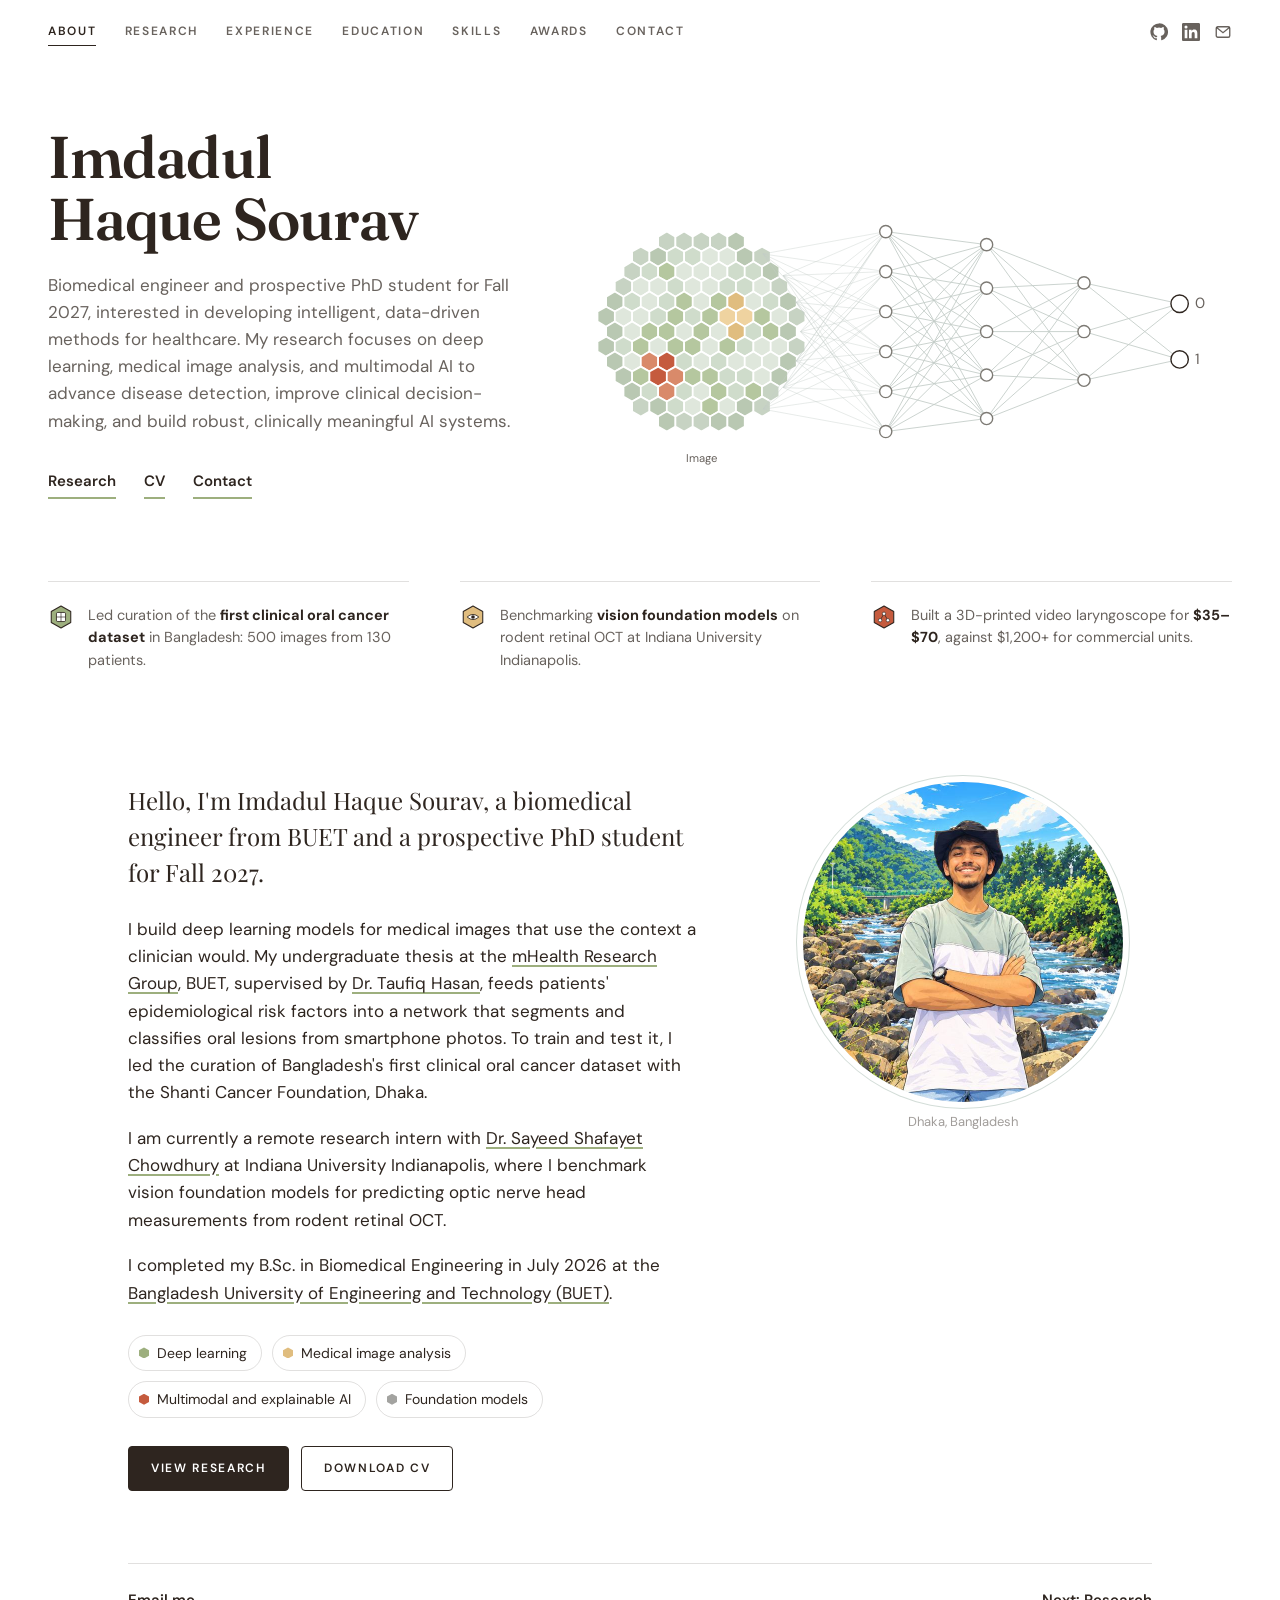
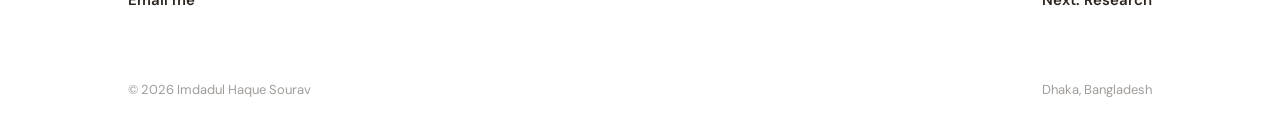
<file: index.html>
<!doctype html>
<html lang="en">
<head>
<meta charset="utf-8">
<meta name="viewport" content="width=device-width, initial-scale=1">
<title>Imdadul Haque Sourav · Prospective PhD Student</title>
<meta name="description" content="Imdadul Haque Sourav, biomedical engineer (BUET) and prospective PhD student for Fall 2027, working on deep learning for medical image analysis, multimodal and explainable AI, and foundation models.">
<meta name="author" content="Imdadul Haque Sourav">
<meta name="theme-color" content="#ffffff">
<link rel="canonical" href="https://imdadulsourav.github.io/">
<meta property="og:title" content="Imdadul Haque Sourav · Prospective PhD Student">
<meta property="og:description" content="Imdadul Haque Sourav, biomedical engineer (BUET) and prospective PhD student for Fall 2027, working on deep learning for medical image analysis, multimodal and explainable AI, and foundation models.">
<meta property="og:type" content="website">
<meta property="og:url" content="https://imdadulsourav.github.io/">
<link rel="icon" href="assets/img/favicon.svg" type="image/svg+xml">
<link rel="preconnect" href="https://fonts.googleapis.com">
<link rel="preconnect" href="https://fonts.gstatic.com" crossorigin>
<link href="https://fonts.googleapis.com/css2?family=Fraunces:opsz,wght@9..144,500;9..144,600&family=DM+Sans:ital,opsz,wght@0,9..40,400;0,9..40,600;0,9..40,700;1,9..40,400&family=Playfair+Display:wght@400;500&display=swap" rel="stylesheet">
<link rel="stylesheet" href="assets/css/style.css">
</head>
<body class="home">
<a class="skip" href="#main">Skip to content</a>
<header class="site-header">
  <a class="brand" href="">Imdadul Haque Sourav</a>
  <button class="menu-btn" aria-expanded="false" aria-controls="nav">Menu</button>
  <nav class="nav" id="nav" aria-label="Main"><a href="" aria-current="page">About</a><a href="research/">Research</a><a href="experience/">Experience</a><a href="education/">Education</a><a href="skills/">Skills</a><a href="awards/">Awards</a><a href="contact/">Contact</a></nav>
  <div class="social">
    <a href="https://github.com/sourav042" aria-label="GitHub"><svg viewBox="0 0 24 24" fill="currentColor" aria-hidden="true"><path d="M12 .5a11.5 11.5 0 0 0-3.64 22.41c.58.1.79-.25.79-.56v-2c-3.2.7-3.88-1.37-3.88-1.37-.53-1.34-1.29-1.7-1.29-1.7-1.05-.72.08-.7.08-.7 1.16.08 1.77 1.19 1.77 1.19 1.03 1.77 2.71 1.26 3.37.96.1-.75.4-1.26.73-1.55-2.56-.29-5.25-1.28-5.25-5.69 0-1.26.45-2.29 1.19-3.1-.12-.29-.52-1.46.11-3.05 0 0 .97-.31 3.17 1.18a11 11 0 0 1 5.77 0c2.2-1.49 3.17-1.18 3.17-1.18.63 1.59.23 2.76.11 3.05.74.81 1.19 1.84 1.19 3.1 0 4.42-2.7 5.39-5.27 5.68.41.36.78 1.06.78 2.14v3.17c0 .31.21.67.8.56A11.5 11.5 0 0 0 12 .5Z"/></svg></a>
    <a href="https://www.linkedin.com/in/imdadul-haque-sourav42/" aria-label="LinkedIn"><svg viewBox="0 0 24 24" fill="currentColor" aria-hidden="true"><path d="M20.45 20.45h-3.56v-5.57c0-1.33-.02-3.04-1.85-3.04-1.85 0-2.14 1.45-2.14 2.94v5.67H9.35V9h3.41v1.56h.05c.48-.9 1.64-1.85 3.37-1.85 3.6 0 4.27 2.37 4.27 5.46v6.28ZM5.34 7.43a2.06 2.06 0 1 1 0-4.13 2.06 2.06 0 0 1 0 4.13ZM7.12 20.45H3.56V9h3.56v11.45ZM22.22 0H1.77C.79 0 0 .77 0 1.73v20.54C0 23.23.79 24 1.77 24h20.45c.98 0 1.78-.77 1.78-1.73V1.73C24 .77 23.2 0 22.22 0Z"/></svg></a>
    <a href="mailto:imdadulhaquesourav@gmail.com" aria-label="Email"><svg viewBox="0 0 24 24" fill="none" stroke="currentColor" stroke-width="1.8" aria-hidden="true"><rect x="3" y="5" width="18" height="14" rx="2"/><path d="m3.5 6 8.5 7 8.5-7"/></svg></a>
  </div>
</header>

<main id="main">
<section class="hero" aria-label="Introduction">
  <div class="hero-left">
    <h1 class="hero-title reveal d1">Imdadul Haque Sourav</h1>
    <p class="hero-sub reveal d2">Biomedical engineer and prospective PhD student for Fall 2027, interested in developing intelligent, data-driven methods for healthcare. My research focuses on deep learning, medical image analysis, and multimodal AI to advance disease detection, improve clinical decision-making, and build robust, clinically meaningful AI systems.</p>
    <nav class="hero-links reveal d3" aria-label="Quick links">
      <a href="research/">Research</a>
      <a href="files/Imdadul_Haque_Sourav_CV.pdf">CV</a>
      <a href="contact/">Contact</a>
    </nav>
  </div>
  <figure class="diagram" style="margin:0">
    <div id="stage" class="stage"></div>
  </figure>
</section>

<section class="highlights" aria-label="Highlights">
  <p class="hl"><svg viewBox="0 0 40 40" aria-hidden="true"><path d="M20 3 35 11.5v17L20 37 5 28.5v-17Z" fill="#9daf7e" stroke="#2e251f" stroke-width="1.6" stroke-linejoin="round"/><rect x="13" y="13" width="14" height="14" rx="2" fill="#fff" stroke="#2e251f" stroke-width="1.3"/><path d="M13 20h14M20 13v14" stroke="#2e251f" stroke-width="1"/></svg><span>Led curation of the <strong>first clinical oral cancer dataset</strong> in Bangladesh: 500 images from 130 patients.</span></p>
  <p class="hl"><svg viewBox="0 0 40 40" aria-hidden="true"><path d="M20 3 35 11.5v17L20 37 5 28.5v-17Z" fill="#e0bd7f" stroke="#2e251f" stroke-width="1.6" stroke-linejoin="round"/><path d="M11 20q9-8 18 0-9 8-18 0Z" fill="#fff" stroke="#2e251f" stroke-width="1.3"/><circle cx="20" cy="20" r="2.8" fill="#2e251f"/></svg><span>Benchmarking <strong>vision foundation models</strong> on rodent retinal OCT at Indiana University Indianapolis.</span></p>
  <p class="hl"><svg viewBox="0 0 40 40" aria-hidden="true"><path d="M20 3 35 11.5v17L20 37 5 28.5v-17Z" fill="#c55b3e" stroke="#2e251f" stroke-width="1.6" stroke-linejoin="round"/><path d="M14 25 20 15l6 10" fill="none" stroke="#2e251f" stroke-width="1.1"/><circle cx="20" cy="15" r="2.6" fill="#fff" stroke="#2e251f"/><circle cx="14" cy="25" r="2.6" fill="#fff" stroke="#2e251f"/><circle cx="26" cy="25" r="2.6" fill="#fff" stroke="#2e251f"/></svg><span>Built a 3D-printed video laryngoscope for <strong>$35–$70</strong>, against $1,200+ for commercial units.</span></p>
</section>

<section class="page" id="about" style="padding: clamp(48px,8vw,104px) var(--gutter) 40px; max-width:1120px; margin:0 auto;">
  <div class="about">
    <div>
      <div class="prose">
        <p>Hello, I'm Imdadul Haque Sourav, a biomedical engineer from BUET and a prospective PhD student for Fall 2027.</p>
        <p>I build deep learning models for medical images that use the context a clinician would. My undergraduate thesis at the <a href="https://mhealth.buet.ac.bd/">mHealth Research Group</a>, BUET, supervised by <a href="https://bme.buet.ac.bd/profile/taufiq-hasan/">Dr. Taufiq Hasan</a>, feeds patients' epidemiological risk factors into a network that segments and classifies oral lesions from smartphone photos. To train and test it, I led the curation of Bangladesh's first clinical oral cancer dataset with the Shanti Cancer Foundation, Dhaka.</p>
        <p>I am currently a remote research intern with <a href="https://luddy.indianapolis.iu.edu/people/sayeed-shafayet-chowdhury.html">Dr. Sayeed Shafayet Chowdhury</a> at Indiana University Indianapolis, where I benchmark vision foundation models for predicting optic nerve head measurements from rodent retinal OCT.</p>
        <p>I completed my B.Sc. in Biomedical Engineering in July 2026 at the <a href="https://www.buet.ac.bd/">Bangladesh University of Engineering and Technology (BUET)</a>.</p>
      </div>
      <ul class="interests" aria-label="Research interests">
        <li style="--c:#9daf7e">Deep learning</li>
        <li style="--c:#e0bd7f">Medical image analysis</li>
        <li style="--c:#c55b3e">Multimodal and explainable AI</li>
        <li style="--c:#a3a3a0">Foundation models</li>
      </ul>
      <div class="cta-row">
        <a class="btn btn-solid" href="research/">View research</a>
        <a class="btn btn-ghost" href="files/Imdadul_Haque_Sourav_CV.pdf">Download CV</a>
      </div>
    </div>
    <figure class="portrait-wrap" style="margin:0">
      <img class="portrait" src="assets/img/portrait.jpg" alt="Portrait of Imdadul Haque Sourav" width="640" height="652">
      <figcaption class="portrait-cap">Dhaka, Bangladesh</figcaption>
    </figure>
  </div>
  <div class="next"><a href="mailto:imdadulhaquesourav@gmail.com">Email me</a><a href="research/">Next: Research</a></div>
</section>
</main>

<footer class="site-footer">
  <span>© 2026 Imdadul Haque Sourav</span>
  <span>Dhaka, Bangladesh</span>
</footer>
<script src="assets/js/main.js"></script>
</body>
</html>
</file>
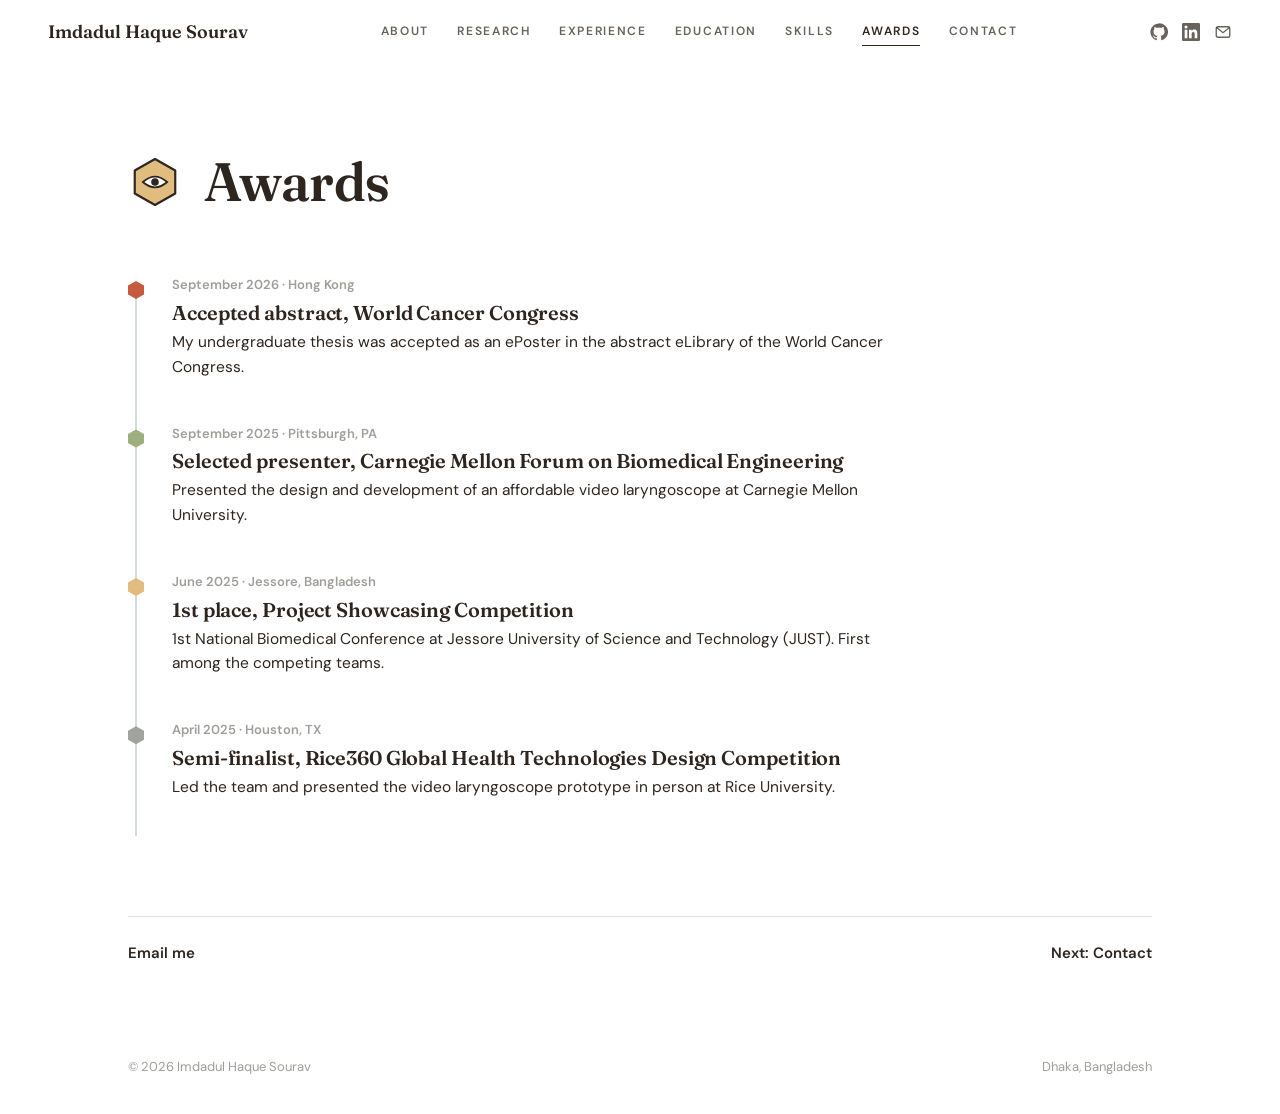
<file: awards/index.html>
<!doctype html>
<html lang="en">
<head>
<meta charset="utf-8">
<meta name="viewport" content="width=device-width, initial-scale=1">
<title>Awards · Imdadul Haque Sourav</title>
<meta name="description" content="Honors and awards of Imdadul Haque Sourav, including Rice360, Carnegie Mellon and the World Cancer Congress.">
<meta name="author" content="Imdadul Haque Sourav">
<meta name="theme-color" content="#ffffff">
<link rel="canonical" href="https://imdadulsourav.github.io/awards/">
<meta property="og:title" content="Awards · Imdadul Haque Sourav">
<meta property="og:description" content="Honors and awards of Imdadul Haque Sourav, including Rice360, Carnegie Mellon and the World Cancer Congress.">
<meta property="og:type" content="website">
<meta property="og:url" content="https://imdadulsourav.github.io/awards/">
<link rel="icon" href="../assets/img/favicon.svg" type="image/svg+xml">
<link rel="preconnect" href="https://fonts.googleapis.com">
<link rel="preconnect" href="https://fonts.gstatic.com" crossorigin>
<link href="https://fonts.googleapis.com/css2?family=Fraunces:opsz,wght@9..144,500;9..144,600&family=DM+Sans:ital,opsz,wght@0,9..40,400;0,9..40,600;0,9..40,700;1,9..40,400&family=Playfair+Display:wght@400;500&display=swap" rel="stylesheet">
<link rel="stylesheet" href="../assets/css/style.css">
</head>
<body class="">
<a class="skip" href="#main">Skip to content</a>
<header class="site-header">
  <a class="brand" href="../">Imdadul Haque Sourav</a>
  <button class="menu-btn" aria-expanded="false" aria-controls="nav">Menu</button>
  <nav class="nav" id="nav" aria-label="Main"><a href="../">About</a><a href="../research/">Research</a><a href="../experience/">Experience</a><a href="../education/">Education</a><a href="../skills/">Skills</a><a href="../awards/" aria-current="page">Awards</a><a href="../contact/">Contact</a></nav>
  <div class="social">
    <a href="https://github.com/sourav042" aria-label="GitHub"><svg viewBox="0 0 24 24" fill="currentColor" aria-hidden="true"><path d="M12 .5a11.5 11.5 0 0 0-3.64 22.41c.58.1.79-.25.79-.56v-2c-3.2.7-3.88-1.37-3.88-1.37-.53-1.34-1.29-1.7-1.29-1.7-1.05-.72.08-.7.08-.7 1.16.08 1.77 1.19 1.77 1.19 1.03 1.77 2.71 1.26 3.37.96.1-.75.4-1.26.73-1.55-2.56-.29-5.25-1.28-5.25-5.69 0-1.26.45-2.29 1.19-3.1-.12-.29-.52-1.46.11-3.05 0 0 .97-.31 3.17 1.18a11 11 0 0 1 5.77 0c2.2-1.49 3.17-1.18 3.17-1.18.63 1.59.23 2.76.11 3.05.74.81 1.19 1.84 1.19 3.1 0 4.42-2.7 5.39-5.27 5.68.41.36.78 1.06.78 2.14v3.17c0 .31.21.67.8.56A11.5 11.5 0 0 0 12 .5Z"/></svg></a>
    <a href="https://www.linkedin.com/in/imdadul-haque-sourav42/" aria-label="LinkedIn"><svg viewBox="0 0 24 24" fill="currentColor" aria-hidden="true"><path d="M20.45 20.45h-3.56v-5.57c0-1.33-.02-3.04-1.85-3.04-1.85 0-2.14 1.45-2.14 2.94v5.67H9.35V9h3.41v1.56h.05c.48-.9 1.64-1.85 3.37-1.85 3.6 0 4.27 2.37 4.27 5.46v6.28ZM5.34 7.43a2.06 2.06 0 1 1 0-4.13 2.06 2.06 0 0 1 0 4.13ZM7.12 20.45H3.56V9h3.56v11.45ZM22.22 0H1.77C.79 0 0 .77 0 1.73v20.54C0 23.23.79 24 1.77 24h20.45c.98 0 1.78-.77 1.78-1.73V1.73C24 .77 23.2 0 22.22 0Z"/></svg></a>
    <a href="mailto:imdadulhaquesourav@gmail.com" aria-label="Email"><svg viewBox="0 0 24 24" fill="none" stroke="currentColor" stroke-width="1.8" aria-hidden="true"><rect x="3" y="5" width="18" height="14" rx="2"/><path d="m3.5 6 8.5 7 8.5-7"/></svg></a>
  </div>
</header>

<main id="main" class="page">
<div class="page-head"><span class="head-hex"><svg viewBox="0 0 40 40" aria-hidden="true"><path d="M20 3 35 11.5v17L20 37 5 28.5v-17Z" fill="#e0bd7f" stroke="#2e251f" stroke-width="1.6" stroke-linejoin="round"/><path d="M11 20q9-8 18 0-9 8-18 0Z" fill="#fff" stroke="#2e251f" stroke-width="1.3"/><circle cx="20" cy="20" r="2.8" fill="#2e251f"/></svg></span><h1>Awards</h1></div>
<ol class="timeline">
  <li style="--c:#c55b3e">
    <p class="when">September 2026 · Hong Kong</p>
    <h3>Accepted abstract, World Cancer Congress</h3>
    <p class="body">My undergraduate thesis was accepted as an ePoster in the abstract eLibrary of the World Cancer Congress.</p>
  </li>
  <li style="--c:#9daf7e">
    <p class="when">September 2025 · Pittsburgh, PA</p>
    <h3>Selected presenter, Carnegie Mellon Forum on Biomedical Engineering</h3>
    <p class="body">Presented the design and development of an affordable video laryngoscope at Carnegie Mellon University.</p>
  </li>
  <li style="--c:#e0bd7f">
    <p class="when">June 2025 · Jessore, Bangladesh</p>
    <h3>1st place, Project Showcasing Competition</h3>
    <p class="body">1st National Biomedical Conference at Jessore University of Science and Technology (JUST). First among the competing teams.</p>
  </li>
  <li style="--c:#a3a3a0">
    <p class="when">April 2025 · Houston, TX</p>
    <h3>Semi-finalist, Rice360 Global Health Technologies Design Competition</h3>
    <p class="body">Led the team and presented the video laryngoscope prototype in person at Rice University.</p>
  </li>
</ol>
<div class="next"><a href="mailto:imdadulhaquesourav@gmail.com">Email me</a><a href="../contact/">Next: Contact</a></div>
</main>

<footer class="site-footer">
  <span>© 2026 Imdadul Haque Sourav</span>
  <span>Dhaka, Bangladesh</span>
</footer>
<script src="../assets/js/main.js"></script>
</body>
</html>
</file>
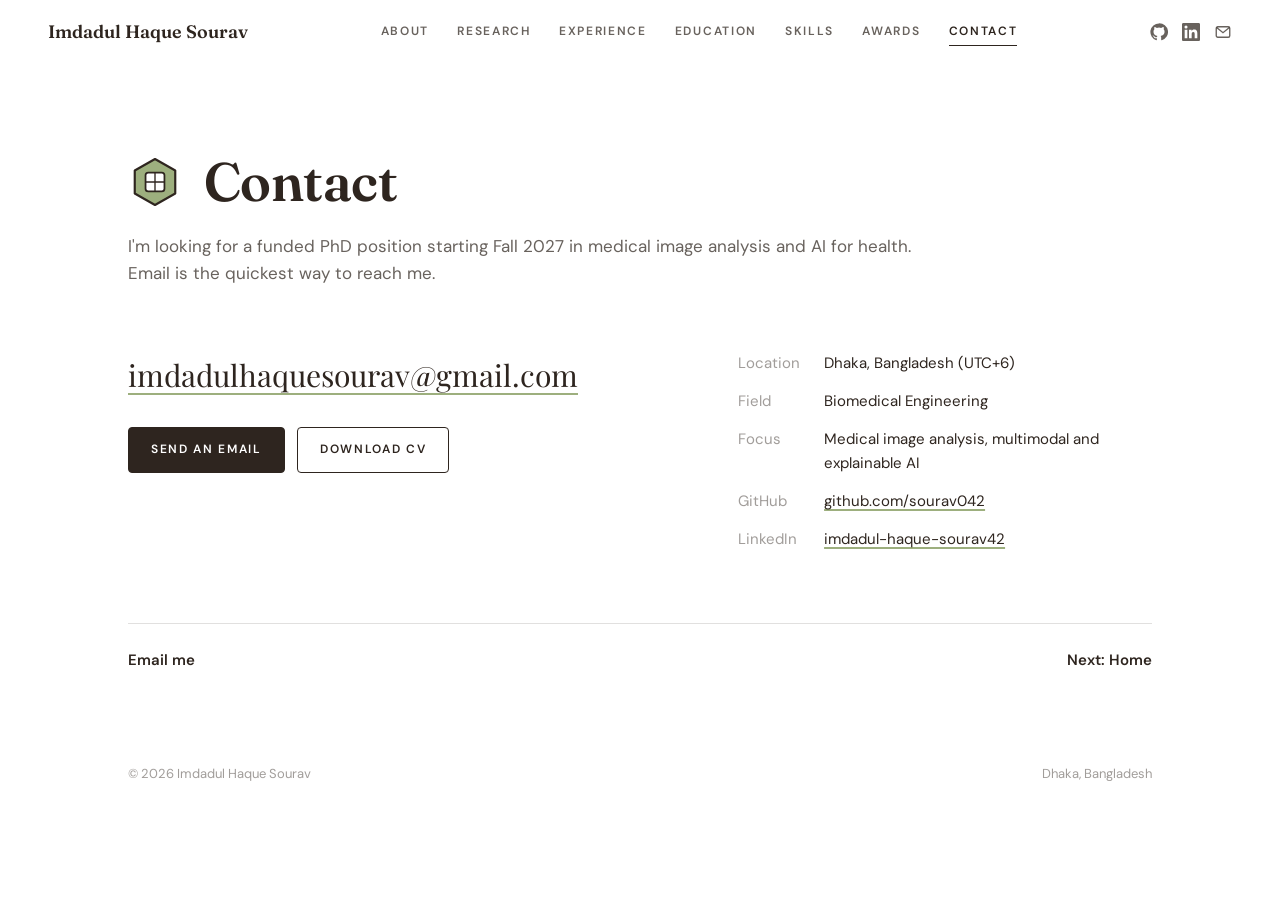
<file: contact/index.html>
<!doctype html>
<html lang="en">
<head>
<meta charset="utf-8">
<meta name="viewport" content="width=device-width, initial-scale=1">
<title>Contact · Imdadul Haque Sourav</title>
<meta name="description" content="Contact Imdadul Haque Sourav about PhD opportunities and research collaboration.">
<meta name="author" content="Imdadul Haque Sourav">
<meta name="theme-color" content="#ffffff">
<link rel="canonical" href="https://imdadulsourav.github.io/contact/">
<meta property="og:title" content="Contact · Imdadul Haque Sourav">
<meta property="og:description" content="Contact Imdadul Haque Sourav about PhD opportunities and research collaboration.">
<meta property="og:type" content="website">
<meta property="og:url" content="https://imdadulsourav.github.io/contact/">
<link rel="icon" href="../assets/img/favicon.svg" type="image/svg+xml">
<link rel="preconnect" href="https://fonts.googleapis.com">
<link rel="preconnect" href="https://fonts.gstatic.com" crossorigin>
<link href="https://fonts.googleapis.com/css2?family=Fraunces:opsz,wght@9..144,500;9..144,600&family=DM+Sans:ital,opsz,wght@0,9..40,400;0,9..40,600;0,9..40,700;1,9..40,400&family=Playfair+Display:wght@400;500&display=swap" rel="stylesheet">
<link rel="stylesheet" href="../assets/css/style.css">
</head>
<body class="">
<a class="skip" href="#main">Skip to content</a>
<header class="site-header">
  <a class="brand" href="../">Imdadul Haque Sourav</a>
  <button class="menu-btn" aria-expanded="false" aria-controls="nav">Menu</button>
  <nav class="nav" id="nav" aria-label="Main"><a href="../">About</a><a href="../research/">Research</a><a href="../experience/">Experience</a><a href="../education/">Education</a><a href="../skills/">Skills</a><a href="../awards/">Awards</a><a href="../contact/" aria-current="page">Contact</a></nav>
  <div class="social">
    <a href="https://github.com/sourav042" aria-label="GitHub"><svg viewBox="0 0 24 24" fill="currentColor" aria-hidden="true"><path d="M12 .5a11.5 11.5 0 0 0-3.64 22.41c.58.1.79-.25.79-.56v-2c-3.2.7-3.88-1.37-3.88-1.37-.53-1.34-1.29-1.7-1.29-1.7-1.05-.72.08-.7.08-.7 1.16.08 1.77 1.19 1.77 1.19 1.03 1.77 2.71 1.26 3.37.96.1-.75.4-1.26.73-1.55-2.56-.29-5.25-1.28-5.25-5.69 0-1.26.45-2.29 1.19-3.1-.12-.29-.52-1.46.11-3.05 0 0 .97-.31 3.17 1.18a11 11 0 0 1 5.77 0c2.2-1.49 3.17-1.18 3.17-1.18.63 1.59.23 2.76.11 3.05.74.81 1.19 1.84 1.19 3.1 0 4.42-2.7 5.39-5.27 5.68.41.36.78 1.06.78 2.14v3.17c0 .31.21.67.8.56A11.5 11.5 0 0 0 12 .5Z"/></svg></a>
    <a href="https://www.linkedin.com/in/imdadul-haque-sourav42/" aria-label="LinkedIn"><svg viewBox="0 0 24 24" fill="currentColor" aria-hidden="true"><path d="M20.45 20.45h-3.56v-5.57c0-1.33-.02-3.04-1.85-3.04-1.85 0-2.14 1.45-2.14 2.94v5.67H9.35V9h3.41v1.56h.05c.48-.9 1.64-1.85 3.37-1.85 3.6 0 4.27 2.37 4.27 5.46v6.28ZM5.34 7.43a2.06 2.06 0 1 1 0-4.13 2.06 2.06 0 0 1 0 4.13ZM7.12 20.45H3.56V9h3.56v11.45ZM22.22 0H1.77C.79 0 0 .77 0 1.73v20.54C0 23.23.79 24 1.77 24h20.45c.98 0 1.78-.77 1.78-1.73V1.73C24 .77 23.2 0 22.22 0Z"/></svg></a>
    <a href="mailto:imdadulhaquesourav@gmail.com" aria-label="Email"><svg viewBox="0 0 24 24" fill="none" stroke="currentColor" stroke-width="1.8" aria-hidden="true"><rect x="3" y="5" width="18" height="14" rx="2"/><path d="m3.5 6 8.5 7 8.5-7"/></svg></a>
  </div>
</header>

<main id="main" class="page">
<div class="page-head"><span class="head-hex"><svg viewBox="0 0 40 40" aria-hidden="true"><path d="M20 3 35 11.5v17L20 37 5 28.5v-17Z" fill="#9daf7e" stroke="#2e251f" stroke-width="1.6" stroke-linejoin="round"/><rect x="13" y="13" width="14" height="14" rx="2" fill="#fff" stroke="#2e251f" stroke-width="1.3"/><path d="M13 20h14M20 13v14" stroke="#2e251f" stroke-width="1"/></svg></span><h1>Contact</h1><p>I'm looking for a funded PhD position starting Fall 2027 in medical image analysis and AI for health. Email is the quickest way to reach me.</p></div>
<div class="contact-grid">
  <div>
    <a class="mail" href="mailto:imdadulhaquesourav@gmail.com">imdadulhaquesourav@gmail.com</a>
    <div class="cta-row">
      <a class="btn btn-solid" href="mailto:imdadulhaquesourav@gmail.com">Send an email</a>
      <a class="btn btn-ghost" href="../files/Imdadul_Haque_Sourav_CV.pdf">Download CV</a>
    </div>
  </div>
  <dl class="facts-list">
    <dt>Location</dt><dd>Dhaka, Bangladesh (UTC+6)</dd>
    <dt>Field</dt><dd>Biomedical Engineering</dd>
    <dt>Focus</dt><dd>Medical image analysis, multimodal and explainable AI</dd>
    <dt>GitHub</dt><dd><a href="https://github.com/sourav042">github.com/sourav042</a></dd>
    <dt>LinkedIn</dt><dd><a href="https://www.linkedin.com/in/imdadul-haque-sourav42/">imdadul-haque-sourav42</a></dd>
  </dl>
</div>
<div class="next"><a href="mailto:imdadulhaquesourav@gmail.com">Email me</a><a href="../">Next: Home</a></div>
</main>

<footer class="site-footer">
  <span>© 2026 Imdadul Haque Sourav</span>
  <span>Dhaka, Bangladesh</span>
</footer>
<script src="../assets/js/main.js"></script>
</body>
</html>
</file>
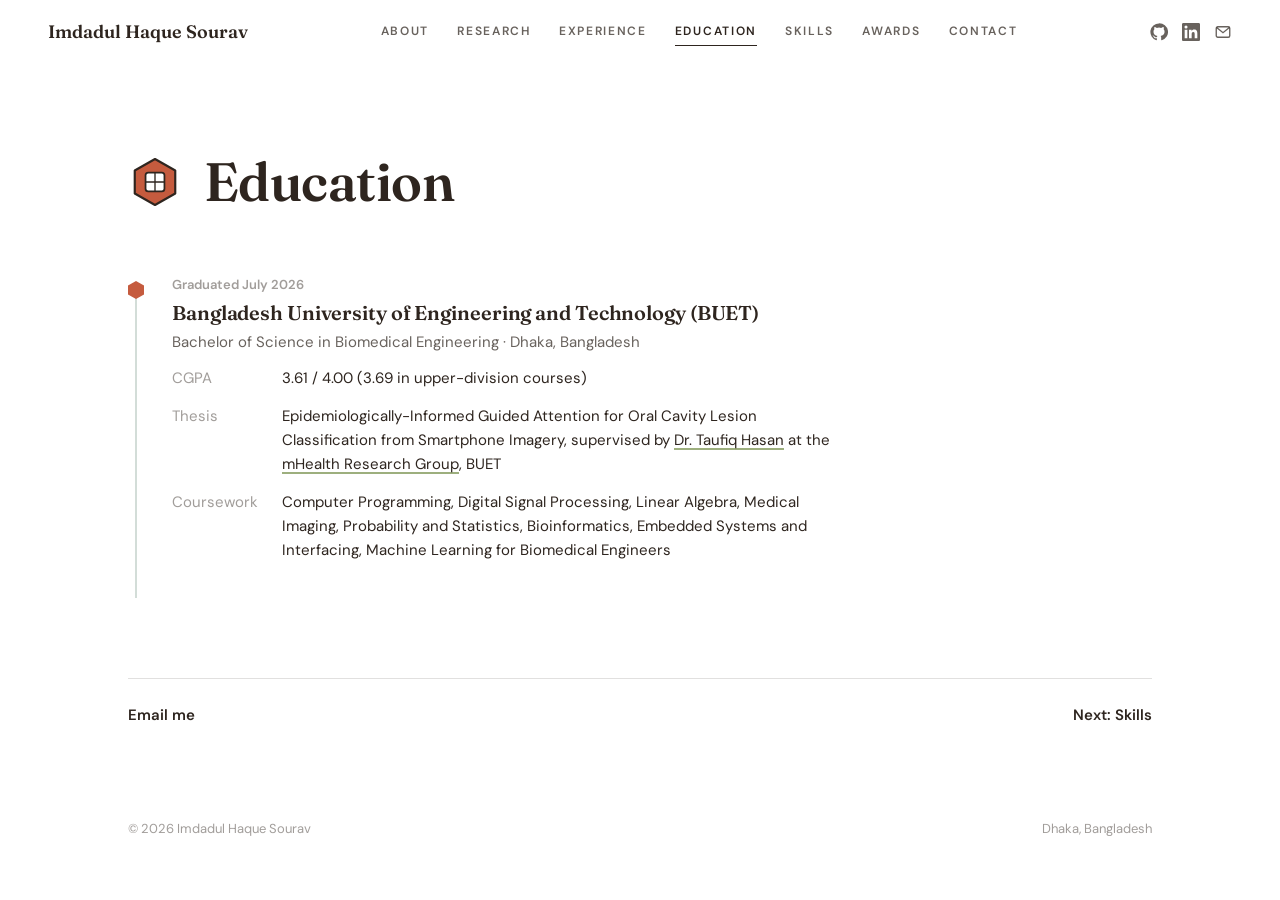
<file: education/index.html>
<!doctype html>
<html lang="en">
<head>
<meta charset="utf-8">
<meta name="viewport" content="width=device-width, initial-scale=1">
<title>Education · Imdadul Haque Sourav</title>
<meta name="description" content="Education of Imdadul Haque Sourav: B.Sc. in Biomedical Engineering, BUET.">
<meta name="author" content="Imdadul Haque Sourav">
<meta name="theme-color" content="#ffffff">
<link rel="canonical" href="https://imdadulsourav.github.io/education/">
<meta property="og:title" content="Education · Imdadul Haque Sourav">
<meta property="og:description" content="Education of Imdadul Haque Sourav: B.Sc. in Biomedical Engineering, BUET.">
<meta property="og:type" content="website">
<meta property="og:url" content="https://imdadulsourav.github.io/education/">
<link rel="icon" href="../assets/img/favicon.svg" type="image/svg+xml">
<link rel="preconnect" href="https://fonts.googleapis.com">
<link rel="preconnect" href="https://fonts.gstatic.com" crossorigin>
<link href="https://fonts.googleapis.com/css2?family=Fraunces:opsz,wght@9..144,500;9..144,600&family=DM+Sans:ital,opsz,wght@0,9..40,400;0,9..40,600;0,9..40,700;1,9..40,400&family=Playfair+Display:wght@400;500&display=swap" rel="stylesheet">
<link rel="stylesheet" href="../assets/css/style.css">
</head>
<body class="">
<a class="skip" href="#main">Skip to content</a>
<header class="site-header">
  <a class="brand" href="../">Imdadul Haque Sourav</a>
  <button class="menu-btn" aria-expanded="false" aria-controls="nav">Menu</button>
  <nav class="nav" id="nav" aria-label="Main"><a href="../">About</a><a href="../research/">Research</a><a href="../experience/">Experience</a><a href="../education/" aria-current="page">Education</a><a href="../skills/">Skills</a><a href="../awards/">Awards</a><a href="../contact/">Contact</a></nav>
  <div class="social">
    <a href="https://github.com/sourav042" aria-label="GitHub"><svg viewBox="0 0 24 24" fill="currentColor" aria-hidden="true"><path d="M12 .5a11.5 11.5 0 0 0-3.64 22.41c.58.1.79-.25.79-.56v-2c-3.2.7-3.88-1.37-3.88-1.37-.53-1.34-1.29-1.7-1.29-1.7-1.05-.72.08-.7.08-.7 1.16.08 1.77 1.19 1.77 1.19 1.03 1.77 2.71 1.26 3.37.96.1-.75.4-1.26.73-1.55-2.56-.29-5.25-1.28-5.25-5.69 0-1.26.45-2.29 1.19-3.1-.12-.29-.52-1.46.11-3.05 0 0 .97-.31 3.17 1.18a11 11 0 0 1 5.77 0c2.2-1.49 3.17-1.18 3.17-1.18.63 1.59.23 2.76.11 3.05.74.81 1.19 1.84 1.19 3.1 0 4.42-2.7 5.39-5.27 5.68.41.36.78 1.06.78 2.14v3.17c0 .31.21.67.8.56A11.5 11.5 0 0 0 12 .5Z"/></svg></a>
    <a href="https://www.linkedin.com/in/imdadul-haque-sourav42/" aria-label="LinkedIn"><svg viewBox="0 0 24 24" fill="currentColor" aria-hidden="true"><path d="M20.45 20.45h-3.56v-5.57c0-1.33-.02-3.04-1.85-3.04-1.85 0-2.14 1.45-2.14 2.94v5.67H9.35V9h3.41v1.56h.05c.48-.9 1.64-1.85 3.37-1.85 3.6 0 4.27 2.37 4.27 5.46v6.28ZM5.34 7.43a2.06 2.06 0 1 1 0-4.13 2.06 2.06 0 0 1 0 4.13ZM7.12 20.45H3.56V9h3.56v11.45ZM22.22 0H1.77C.79 0 0 .77 0 1.73v20.54C0 23.23.79 24 1.77 24h20.45c.98 0 1.78-.77 1.78-1.73V1.73C24 .77 23.2 0 22.22 0Z"/></svg></a>
    <a href="mailto:imdadulhaquesourav@gmail.com" aria-label="Email"><svg viewBox="0 0 24 24" fill="none" stroke="currentColor" stroke-width="1.8" aria-hidden="true"><rect x="3" y="5" width="18" height="14" rx="2"/><path d="m3.5 6 8.5 7 8.5-7"/></svg></a>
  </div>
</header>

<main id="main" class="page">
<div class="page-head"><span class="head-hex"><svg viewBox="0 0 40 40" aria-hidden="true"><path d="M20 3 35 11.5v17L20 37 5 28.5v-17Z" fill="#c55b3e" stroke="#2e251f" stroke-width="1.6" stroke-linejoin="round"/><rect x="13" y="13" width="14" height="14" rx="2" fill="#fff" stroke="#2e251f" stroke-width="1.3"/><path d="M13 20h14M20 13v14" stroke="#2e251f" stroke-width="1"/></svg></span><h1>Education</h1></div>
<ol class="timeline">
  <li style="--c:#c55b3e">
    <p class="when">Graduated July 2026</p>
    <h3>Bangladesh University of Engineering and Technology (BUET)</h3>
    <p class="where">Bachelor of Science in Biomedical Engineering · Dhaka, Bangladesh</p>
    <dl class="facts-list" style="max-width:var(--measure)">
      <dt>CGPA</dt><dd>3.61 / 4.00 (3.69 in upper-division courses)</dd>
      <dt>Thesis</dt><dd>Epidemiologically-Informed Guided Attention for Oral Cavity Lesion Classification from Smartphone Imagery, supervised by <a href="https://bme.buet.ac.bd/profile/taufiq-hasan/">Dr. Taufiq Hasan</a> at the <a href="https://mhealth.buet.ac.bd/">mHealth Research Group</a>, BUET</dd>
      <dt>Coursework</dt><dd>Computer Programming, Digital Signal Processing, Linear Algebra, Medical Imaging, Probability and Statistics, Bioinformatics, Embedded Systems and Interfacing, Machine Learning for Biomedical Engineers</dd>
    </dl>
  </li>
</ol>
<div class="next"><a href="mailto:imdadulhaquesourav@gmail.com">Email me</a><a href="../skills/">Next: Skills</a></div>
</main>

<footer class="site-footer">
  <span>© 2026 Imdadul Haque Sourav</span>
  <span>Dhaka, Bangladesh</span>
</footer>
<script src="../assets/js/main.js"></script>
</body>
</html>
</file>
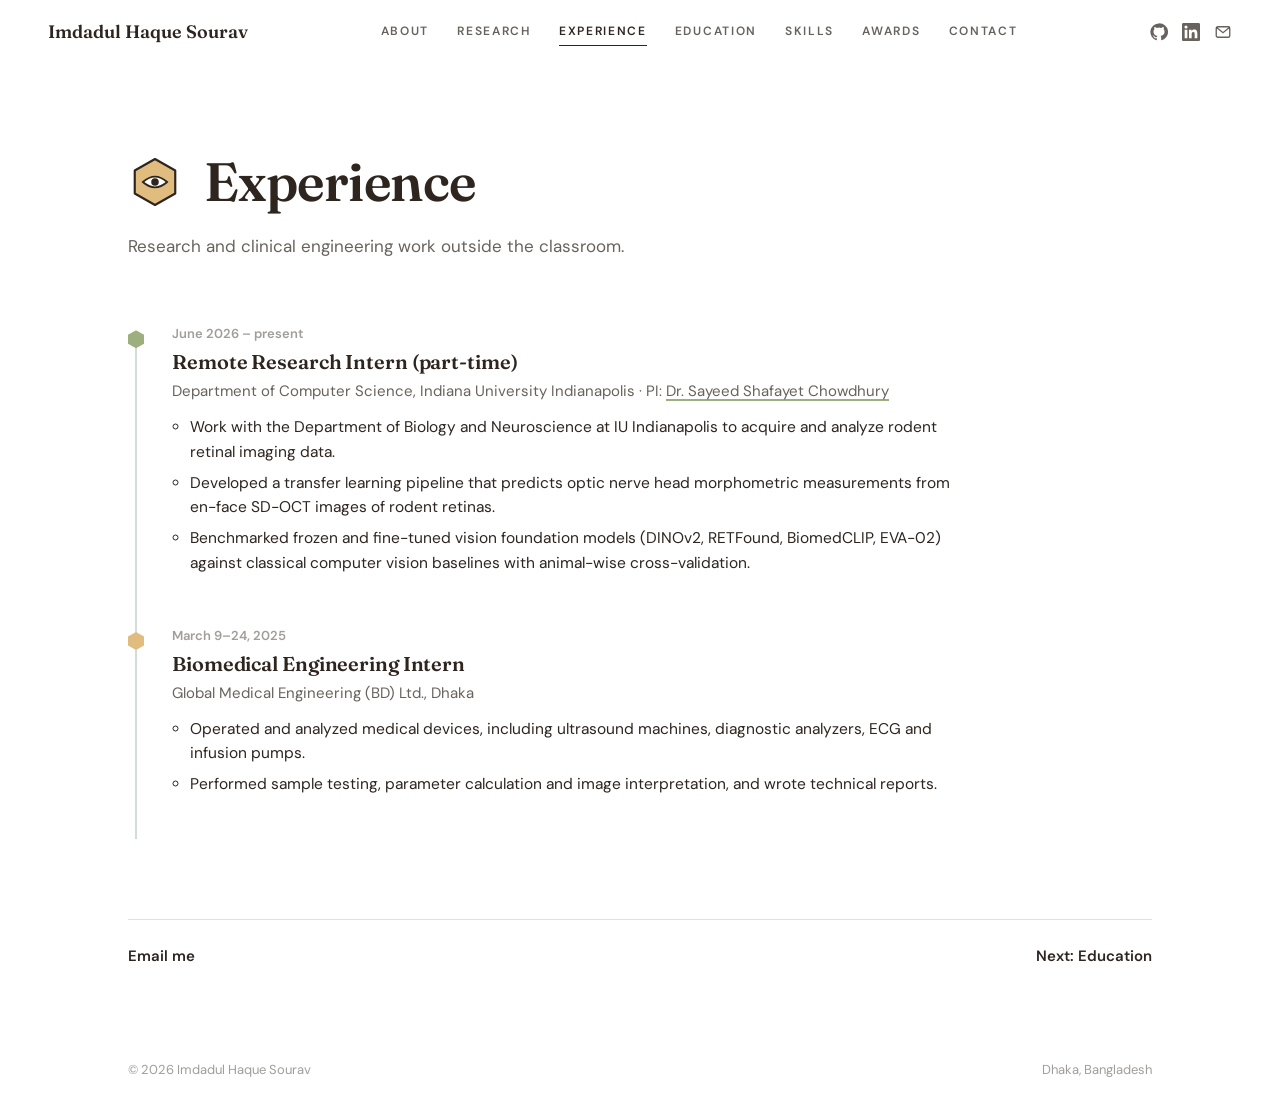
<file: experience/index.html>
<!doctype html>
<html lang="en">
<head>
<meta charset="utf-8">
<meta name="viewport" content="width=device-width, initial-scale=1">
<title>Experience · Imdadul Haque Sourav</title>
<meta name="description" content="Research and engineering experience of Imdadul Haque Sourav, including a research internship at Indiana University Indianapolis.">
<meta name="author" content="Imdadul Haque Sourav">
<meta name="theme-color" content="#ffffff">
<link rel="canonical" href="https://imdadulsourav.github.io/experience/">
<meta property="og:title" content="Experience · Imdadul Haque Sourav">
<meta property="og:description" content="Research and engineering experience of Imdadul Haque Sourav, including a research internship at Indiana University Indianapolis.">
<meta property="og:type" content="website">
<meta property="og:url" content="https://imdadulsourav.github.io/experience/">
<link rel="icon" href="../assets/img/favicon.svg" type="image/svg+xml">
<link rel="preconnect" href="https://fonts.googleapis.com">
<link rel="preconnect" href="https://fonts.gstatic.com" crossorigin>
<link href="https://fonts.googleapis.com/css2?family=Fraunces:opsz,wght@9..144,500;9..144,600&family=DM+Sans:ital,opsz,wght@0,9..40,400;0,9..40,600;0,9..40,700;1,9..40,400&family=Playfair+Display:wght@400;500&display=swap" rel="stylesheet">
<link rel="stylesheet" href="../assets/css/style.css">
</head>
<body class="">
<a class="skip" href="#main">Skip to content</a>
<header class="site-header">
  <a class="brand" href="../">Imdadul Haque Sourav</a>
  <button class="menu-btn" aria-expanded="false" aria-controls="nav">Menu</button>
  <nav class="nav" id="nav" aria-label="Main"><a href="../">About</a><a href="../research/">Research</a><a href="../experience/" aria-current="page">Experience</a><a href="../education/">Education</a><a href="../skills/">Skills</a><a href="../awards/">Awards</a><a href="../contact/">Contact</a></nav>
  <div class="social">
    <a href="https://github.com/sourav042" aria-label="GitHub"><svg viewBox="0 0 24 24" fill="currentColor" aria-hidden="true"><path d="M12 .5a11.5 11.5 0 0 0-3.64 22.41c.58.1.79-.25.79-.56v-2c-3.2.7-3.88-1.37-3.88-1.37-.53-1.34-1.29-1.7-1.29-1.7-1.05-.72.08-.7.08-.7 1.16.08 1.77 1.19 1.77 1.19 1.03 1.77 2.71 1.26 3.37.96.1-.75.4-1.26.73-1.55-2.56-.29-5.25-1.28-5.25-5.69 0-1.26.45-2.29 1.19-3.1-.12-.29-.52-1.46.11-3.05 0 0 .97-.31 3.17 1.18a11 11 0 0 1 5.77 0c2.2-1.49 3.17-1.18 3.17-1.18.63 1.59.23 2.76.11 3.05.74.81 1.19 1.84 1.19 3.1 0 4.42-2.7 5.39-5.27 5.68.41.36.78 1.06.78 2.14v3.17c0 .31.21.67.8.56A11.5 11.5 0 0 0 12 .5Z"/></svg></a>
    <a href="https://www.linkedin.com/in/imdadul-haque-sourav42/" aria-label="LinkedIn"><svg viewBox="0 0 24 24" fill="currentColor" aria-hidden="true"><path d="M20.45 20.45h-3.56v-5.57c0-1.33-.02-3.04-1.85-3.04-1.85 0-2.14 1.45-2.14 2.94v5.67H9.35V9h3.41v1.56h.05c.48-.9 1.64-1.85 3.37-1.85 3.6 0 4.27 2.37 4.27 5.46v6.28ZM5.34 7.43a2.06 2.06 0 1 1 0-4.13 2.06 2.06 0 0 1 0 4.13ZM7.12 20.45H3.56V9h3.56v11.45ZM22.22 0H1.77C.79 0 0 .77 0 1.73v20.54C0 23.23.79 24 1.77 24h20.45c.98 0 1.78-.77 1.78-1.73V1.73C24 .77 23.2 0 22.22 0Z"/></svg></a>
    <a href="mailto:imdadulhaquesourav@gmail.com" aria-label="Email"><svg viewBox="0 0 24 24" fill="none" stroke="currentColor" stroke-width="1.8" aria-hidden="true"><rect x="3" y="5" width="18" height="14" rx="2"/><path d="m3.5 6 8.5 7 8.5-7"/></svg></a>
  </div>
</header>

<main id="main" class="page">
<div class="page-head"><span class="head-hex"><svg viewBox="0 0 40 40" aria-hidden="true"><path d="M20 3 35 11.5v17L20 37 5 28.5v-17Z" fill="#e0bd7f" stroke="#2e251f" stroke-width="1.6" stroke-linejoin="round"/><path d="M11 20q9-8 18 0-9 8-18 0Z" fill="#fff" stroke="#2e251f" stroke-width="1.3"/><circle cx="20" cy="20" r="2.8" fill="#2e251f"/></svg></span><h1>Experience</h1><p>Research and clinical engineering work outside the classroom.</p></div>
<ol class="timeline">
  <li style="--c:#9daf7e">
    <p class="when">June 2026 – present</p>
    <h3>Remote Research Intern (part-time)</h3>
    <p class="where">Department of Computer Science, Indiana University Indianapolis · PI: <a href="https://luddy.indianapolis.iu.edu/people/sayeed-shafayet-chowdhury.html">Dr. Sayeed Shafayet Chowdhury</a></p>
    <ul class="points">
      <li>Work with the Department of Biology and Neuroscience at IU Indianapolis to acquire and analyze rodent retinal imaging data.</li>
      <li>Developed a transfer learning pipeline that predicts optic nerve head morphometric measurements from en-face SD-OCT images of rodent retinas.</li>
      <li>Benchmarked frozen and fine-tuned vision foundation models (DINOv2, RETFound, BiomedCLIP, EVA-02) against classical computer vision baselines with animal-wise cross-validation.</li>
    </ul>
  </li>
  <li style="--c:#e0bd7f">
    <p class="when">March 9–24, 2025</p>
    <h3>Biomedical Engineering Intern</h3>
    <p class="where">Global Medical Engineering (BD) Ltd., Dhaka</p>
    <ul class="points">
      <li>Operated and analyzed medical devices, including ultrasound machines, diagnostic analyzers, ECG and infusion pumps.</li>
      <li>Performed sample testing, parameter calculation and image interpretation, and wrote technical reports.</li>
    </ul>
  </li>
</ol>
<div class="next"><a href="mailto:imdadulhaquesourav@gmail.com">Email me</a><a href="../education/">Next: Education</a></div>
</main>

<footer class="site-footer">
  <span>© 2026 Imdadul Haque Sourav</span>
  <span>Dhaka, Bangladesh</span>
</footer>
<script src="../assets/js/main.js"></script>
</body>
</html>
</file>
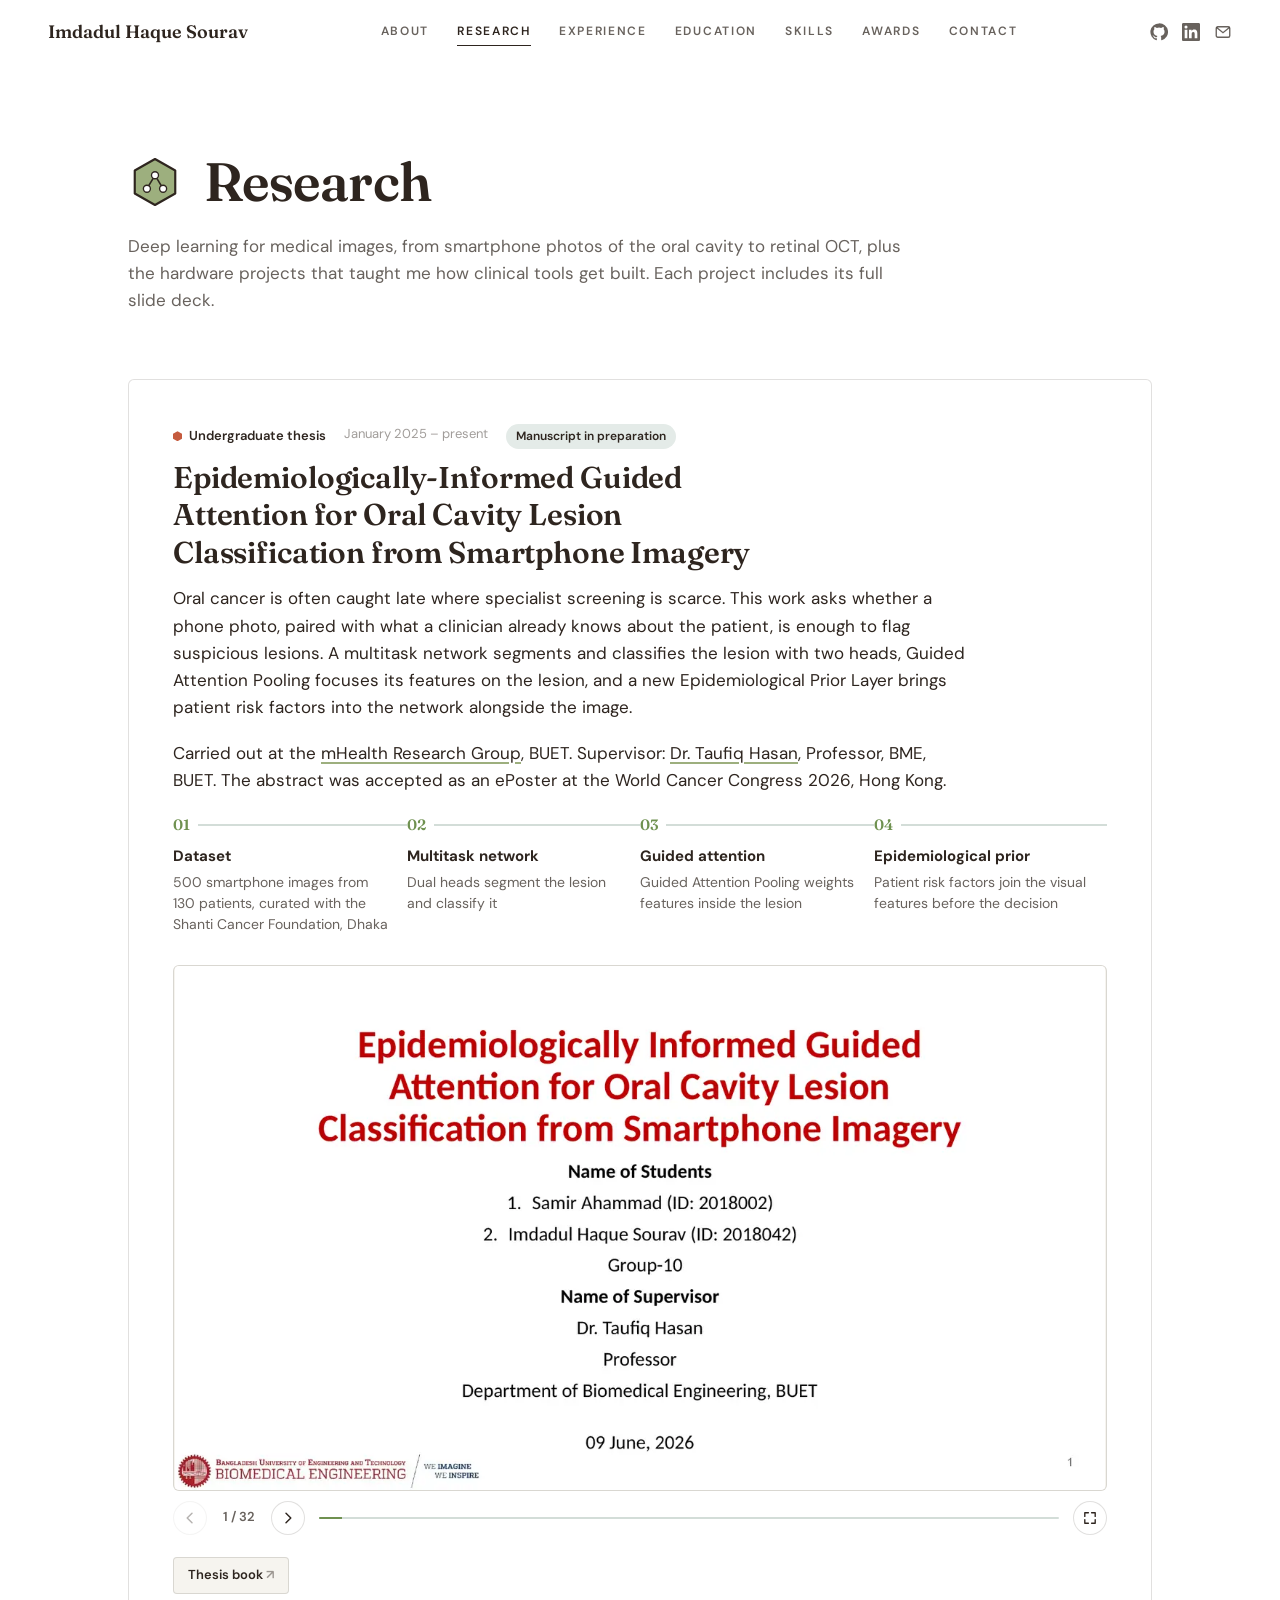
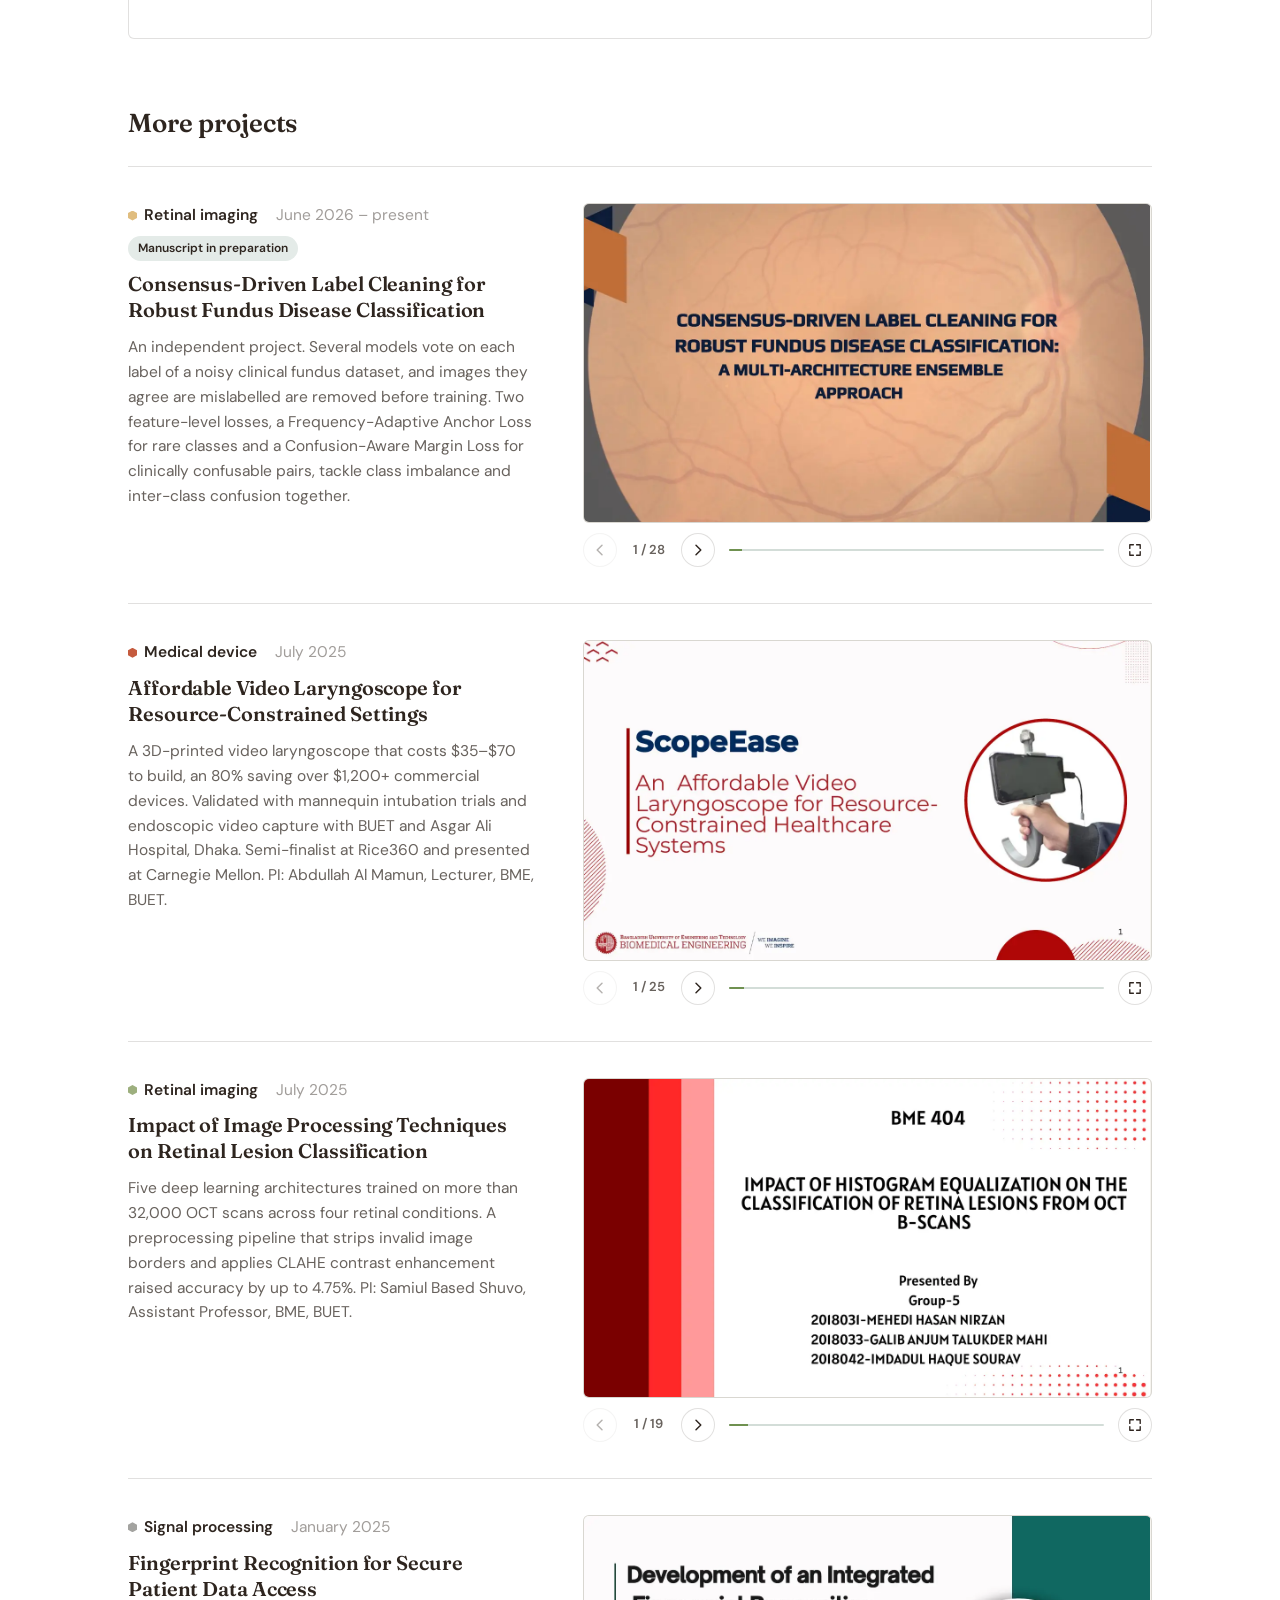
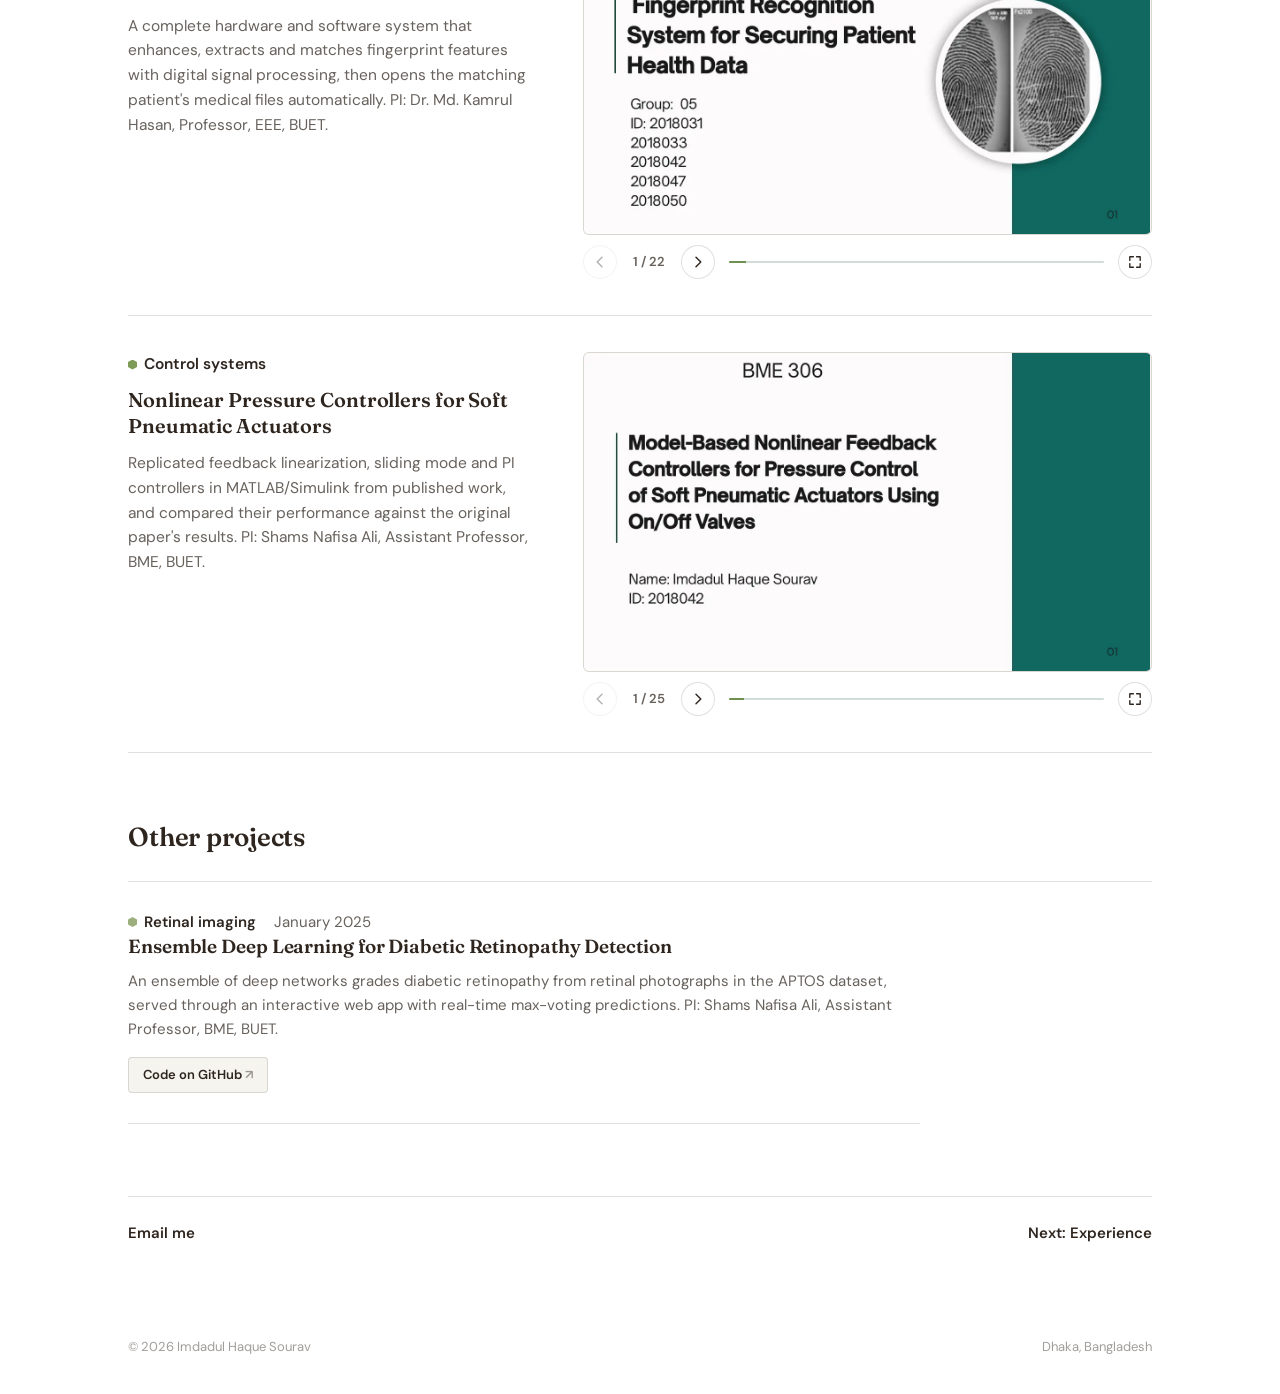
<file: research/index.html>
<!doctype html>
<html lang="en">
<head>
<meta charset="utf-8">
<meta name="viewport" content="width=device-width, initial-scale=1">
<title>Research · Imdadul Haque Sourav</title>
<meta name="description" content="Research projects of Imdadul Haque Sourav: oral lesion classification from smartphone images, fundus label cleaning, retinal OCT, and low-cost medical devices.">
<meta name="author" content="Imdadul Haque Sourav">
<meta name="theme-color" content="#ffffff">
<link rel="canonical" href="https://imdadulsourav.github.io/research/">
<meta property="og:title" content="Research · Imdadul Haque Sourav">
<meta property="og:description" content="Research projects of Imdadul Haque Sourav: oral lesion classification from smartphone images, fundus label cleaning, retinal OCT, and low-cost medical devices.">
<meta property="og:type" content="website">
<meta property="og:url" content="https://imdadulsourav.github.io/research/">
<link rel="icon" href="../assets/img/favicon.svg" type="image/svg+xml">
<link rel="preconnect" href="https://fonts.googleapis.com">
<link rel="preconnect" href="https://fonts.gstatic.com" crossorigin>
<link href="https://fonts.googleapis.com/css2?family=Fraunces:opsz,wght@9..144,500;9..144,600&family=DM+Sans:ital,opsz,wght@0,9..40,400;0,9..40,600;0,9..40,700;1,9..40,400&family=Playfair+Display:wght@400;500&display=swap" rel="stylesheet">
<link rel="stylesheet" href="../assets/css/style.css">
</head>
<body class="">
<a class="skip" href="#main">Skip to content</a>
<header class="site-header">
  <a class="brand" href="../">Imdadul Haque Sourav</a>
  <button class="menu-btn" aria-expanded="false" aria-controls="nav">Menu</button>
  <nav class="nav" id="nav" aria-label="Main"><a href="../">About</a><a href="../research/" aria-current="page">Research</a><a href="../experience/">Experience</a><a href="../education/">Education</a><a href="../skills/">Skills</a><a href="../awards/">Awards</a><a href="../contact/">Contact</a></nav>
  <div class="social">
    <a href="https://github.com/sourav042" aria-label="GitHub"><svg viewBox="0 0 24 24" fill="currentColor" aria-hidden="true"><path d="M12 .5a11.5 11.5 0 0 0-3.64 22.41c.58.1.79-.25.79-.56v-2c-3.2.7-3.88-1.37-3.88-1.37-.53-1.34-1.29-1.7-1.29-1.7-1.05-.72.08-.7.08-.7 1.16.08 1.77 1.19 1.77 1.19 1.03 1.77 2.71 1.26 3.37.96.1-.75.4-1.26.73-1.55-2.56-.29-5.25-1.28-5.25-5.69 0-1.26.45-2.29 1.19-3.1-.12-.29-.52-1.46.11-3.05 0 0 .97-.31 3.17 1.18a11 11 0 0 1 5.77 0c2.2-1.49 3.17-1.18 3.17-1.18.63 1.59.23 2.76.11 3.05.74.81 1.19 1.84 1.19 3.1 0 4.42-2.7 5.39-5.27 5.68.41.36.78 1.06.78 2.14v3.17c0 .31.21.67.8.56A11.5 11.5 0 0 0 12 .5Z"/></svg></a>
    <a href="https://www.linkedin.com/in/imdadul-haque-sourav42/" aria-label="LinkedIn"><svg viewBox="0 0 24 24" fill="currentColor" aria-hidden="true"><path d="M20.45 20.45h-3.56v-5.57c0-1.33-.02-3.04-1.85-3.04-1.85 0-2.14 1.45-2.14 2.94v5.67H9.35V9h3.41v1.56h.05c.48-.9 1.64-1.85 3.37-1.85 3.6 0 4.27 2.37 4.27 5.46v6.28ZM5.34 7.43a2.06 2.06 0 1 1 0-4.13 2.06 2.06 0 0 1 0 4.13ZM7.12 20.45H3.56V9h3.56v11.45ZM22.22 0H1.77C.79 0 0 .77 0 1.73v20.54C0 23.23.79 24 1.77 24h20.45c.98 0 1.78-.77 1.78-1.73V1.73C24 .77 23.2 0 22.22 0Z"/></svg></a>
    <a href="mailto:imdadulhaquesourav@gmail.com" aria-label="Email"><svg viewBox="0 0 24 24" fill="none" stroke="currentColor" stroke-width="1.8" aria-hidden="true"><rect x="3" y="5" width="18" height="14" rx="2"/><path d="m3.5 6 8.5 7 8.5-7"/></svg></a>
  </div>
</header>

<main id="main" class="page">
<div class="page-head"><span class="head-hex"><svg viewBox="0 0 40 40" aria-hidden="true"><path d="M20 3 35 11.5v17L20 37 5 28.5v-17Z" fill="#9daf7e" stroke="#2e251f" stroke-width="1.6" stroke-linejoin="round"/><path d="M14 25 20 15l6 10" fill="none" stroke="#2e251f" stroke-width="1.1"/><circle cx="20" cy="15" r="2.6" fill="#fff" stroke="#2e251f"/><circle cx="14" cy="25" r="2.6" fill="#fff" stroke="#2e251f"/><circle cx="26" cy="25" r="2.6" fill="#fff" stroke="#2e251f"/></svg></span><h1>Research</h1><p>Deep learning for medical images, from smartphone photos of the oral cavity to retinal OCT, plus the hardware projects that taught me how clinical tools get built. Each project includes its full slide deck.</p></div>

<article class="feature" aria-labelledby="thesis">
  <p class="meta"><span class="tag" style="--c:#c55b3e">Undergraduate thesis</span><span>January 2025 – present</span><span class="status">Manuscript in preparation</span></p>
  <h3 id="thesis">Epidemiologically-Informed Guided Attention for Oral Cavity Lesion Classification from Smartphone Imagery</h3>
  <div class="prose">
    <p>Oral cancer is often caught late where specialist screening is scarce. This work asks whether a phone photo, paired with what a clinician already knows about the patient, is enough to flag suspicious lesions. A multitask network segments and classifies the lesion with two heads, Guided Attention Pooling focuses its features on the lesion, and a new Epidemiological Prior Layer brings patient risk factors into the network alongside the image.</p>
    <p>Carried out at the <a href="https://mhealth.buet.ac.bd/">mHealth Research Group</a>, BUET. Supervisor: <a href="https://bme.buet.ac.bd/profile/taufiq-hasan/">Dr. Taufiq Hasan</a>, Professor, BME, BUET. The abstract was accepted as an ePoster at the World Cancer Congress 2026, Hong Kong.</p>
  </div>
  <ol class="pipeline" aria-label="How the method works">
    <li><b>Dataset</b><span>500 smartphone images from 130 patients, curated with the Shanti Cancer Foundation, Dhaka</span></li>
    <li><b>Multitask network</b><span>Dual heads segment the lesion and classify it</span></li>
    <li><b>Guided attention</b><span>Guided Attention Pooling weights features inside the lesion</span></li>
    <li><b>Epidemiological prior</b><span>Patient risk factors join the visual features before the decision</span></li>
  </ol>
  <div class="deck" data-deck="../slides/thesis" data-count="32" data-title="Epidemiologically-Informed Guided Attention for Oral Cavity Lesion Classification" tabindex="0" role="region" aria-roledescription="slide viewer" aria-label="Slides: Epidemiologically-Informed Guided Attention for Oral Cavity Lesion Classification">
  <div class="deck-frame"><img class="deck-img" src="../slides/thesis/01.webp" alt="Slide 1 of 32: Epidemiologically-Informed Guided Attention for Oral Cavity Lesion Classification" width="1280" height="720" loading="lazy" decoding="async"></div>
  <div class="deck-bar">
    <button class="deck-btn" type="button" data-dir="-1" aria-label="Previous slide"><svg viewBox="0 0 20 20" aria-hidden="true"><path d="M12.5 4 6.5 10l6 6" fill="none" stroke="currentColor" stroke-width="1.8" stroke-linecap="round" stroke-linejoin="round"/></svg></button>
    <span class="deck-count" aria-live="polite">1 / 32</span>
    <button class="deck-btn" type="button" data-dir="1" aria-label="Next slide"><svg viewBox="0 0 20 20" aria-hidden="true"><path d="m7.5 4 6 6-6 6" fill="none" stroke="currentColor" stroke-width="1.8" stroke-linecap="round" stroke-linejoin="round"/></svg></button>
    <span class="deck-progress" aria-hidden="true"><i style="width:3.12%"></i></span>
    <button class="deck-btn deck-full" type="button" aria-label="View slides full screen"><svg viewBox="0 0 20 20" aria-hidden="true"><path d="M3.5 8V3.5H8M12 3.5h4.5V8M16.5 12v4.5H12M8 16.5H3.5V12" fill="none" stroke="currentColor" stroke-width="1.7" stroke-linecap="round" stroke-linejoin="round"/></svg></button>
  </div>
</div>
  <div class="links"><a href="https://drive.google.com/file/d/1h8K5d1DQqRWB7GWYSdAlw9BsxRBJ9gjo/view?usp=sharing" rel="noopener">Thesis book</a></div>
</article>

<h2 class="section">More projects</h2>
<div class="rows">
<article class="project-row"><div class="project-text"><p class="meta"><span class="tag" style="--c:#e0bd7f">Retinal imaging</span><span>June 2026 – present</span><span class=status>Manuscript in preparation</span></p><h3>Consensus-Driven Label Cleaning for Robust Fundus Disease Classification</h3><p>An independent project. Several models vote on each label of a noisy clinical fundus dataset, and images they agree are mislabelled are removed before training. Two feature-level losses, a Frequency-Adaptive Anchor Loss for rare classes and a Confusion-Aware Margin Loss for clinically confusable pairs, tackle class imbalance and inter-class confusion together.</p></div><div class="deck" data-deck="../slides/fundus" data-count="28" data-title="Consensus-Driven Label Cleaning for Robust Fundus Disease Classification" tabindex="0" role="region" aria-roledescription="slide viewer" aria-label="Slides: Consensus-Driven Label Cleaning for Robust Fundus Disease Classification">
  <div class="deck-frame"><img class="deck-img" src="../slides/fundus/01.webp" alt="Slide 1 of 28: Consensus-Driven Label Cleaning for Robust Fundus Disease Classification" width="1280" height="720" loading="lazy" decoding="async"></div>
  <div class="deck-bar">
    <button class="deck-btn" type="button" data-dir="-1" aria-label="Previous slide"><svg viewBox="0 0 20 20" aria-hidden="true"><path d="M12.5 4 6.5 10l6 6" fill="none" stroke="currentColor" stroke-width="1.8" stroke-linecap="round" stroke-linejoin="round"/></svg></button>
    <span class="deck-count" aria-live="polite">1 / 28</span>
    <button class="deck-btn" type="button" data-dir="1" aria-label="Next slide"><svg viewBox="0 0 20 20" aria-hidden="true"><path d="m7.5 4 6 6-6 6" fill="none" stroke="currentColor" stroke-width="1.8" stroke-linecap="round" stroke-linejoin="round"/></svg></button>
    <span class="deck-progress" aria-hidden="true"><i style="width:3.57%"></i></span>
    <button class="deck-btn deck-full" type="button" aria-label="View slides full screen"><svg viewBox="0 0 20 20" aria-hidden="true"><path d="M3.5 8V3.5H8M12 3.5h4.5V8M16.5 12v4.5H12M8 16.5H3.5V12" fill="none" stroke="currentColor" stroke-width="1.7" stroke-linecap="round" stroke-linejoin="round"/></svg></button>
  </div>
</div></article><article class="project-row"><div class="project-text"><p class="meta"><span class="tag" style="--c:#c55b3e">Medical device</span><span>July 2025</span></p><h3>Affordable Video Laryngoscope for Resource-Constrained Settings</h3><p>A 3D-printed video laryngoscope that costs $35–$70 to build, an 80% saving over $1,200+ commercial devices. Validated with mannequin intubation trials and endoscopic video capture with BUET and Asgar Ali Hospital, Dhaka. Semi-finalist at Rice360 and presented at Carnegie Mellon. PI: Abdullah Al Mamun, Lecturer, BME, BUET.</p></div><div class="deck" data-deck="../slides/laryngoscope" data-count="25" data-title="Affordable Video Laryngoscope for Resource-Constrained Settings" tabindex="0" role="region" aria-roledescription="slide viewer" aria-label="Slides: Affordable Video Laryngoscope for Resource-Constrained Settings">
  <div class="deck-frame"><img class="deck-img" src="../slides/laryngoscope/01.webp" alt="Slide 1 of 25: Affordable Video Laryngoscope for Resource-Constrained Settings" width="1280" height="720" loading="lazy" decoding="async"></div>
  <div class="deck-bar">
    <button class="deck-btn" type="button" data-dir="-1" aria-label="Previous slide"><svg viewBox="0 0 20 20" aria-hidden="true"><path d="M12.5 4 6.5 10l6 6" fill="none" stroke="currentColor" stroke-width="1.8" stroke-linecap="round" stroke-linejoin="round"/></svg></button>
    <span class="deck-count" aria-live="polite">1 / 25</span>
    <button class="deck-btn" type="button" data-dir="1" aria-label="Next slide"><svg viewBox="0 0 20 20" aria-hidden="true"><path d="m7.5 4 6 6-6 6" fill="none" stroke="currentColor" stroke-width="1.8" stroke-linecap="round" stroke-linejoin="round"/></svg></button>
    <span class="deck-progress" aria-hidden="true"><i style="width:4.00%"></i></span>
    <button class="deck-btn deck-full" type="button" aria-label="View slides full screen"><svg viewBox="0 0 20 20" aria-hidden="true"><path d="M3.5 8V3.5H8M12 3.5h4.5V8M16.5 12v4.5H12M8 16.5H3.5V12" fill="none" stroke="currentColor" stroke-width="1.7" stroke-linecap="round" stroke-linejoin="round"/></svg></button>
  </div>
</div></article><article class="project-row"><div class="project-text"><p class="meta"><span class="tag" style="--c:#9daf7e">Retinal imaging</span><span>July 2025</span></p><h3>Impact of Image Processing Techniques on Retinal Lesion Classification</h3><p>Five deep learning architectures trained on more than 32,000 OCT scans across four retinal conditions. A preprocessing pipeline that strips invalid image borders and applies CLAHE contrast enhancement raised accuracy by up to 4.75%. PI: Samiul Based Shuvo, Assistant Professor, BME, BUET.</p></div><div class="deck" data-deck="../slides/oct" data-count="19" data-title="Impact of Image Processing Techniques on Retinal Lesion Classification" tabindex="0" role="region" aria-roledescription="slide viewer" aria-label="Slides: Impact of Image Processing Techniques on Retinal Lesion Classification">
  <div class="deck-frame"><img class="deck-img" src="../slides/oct/01.webp" alt="Slide 1 of 19: Impact of Image Processing Techniques on Retinal Lesion Classification" width="1280" height="720" loading="lazy" decoding="async"></div>
  <div class="deck-bar">
    <button class="deck-btn" type="button" data-dir="-1" aria-label="Previous slide"><svg viewBox="0 0 20 20" aria-hidden="true"><path d="M12.5 4 6.5 10l6 6" fill="none" stroke="currentColor" stroke-width="1.8" stroke-linecap="round" stroke-linejoin="round"/></svg></button>
    <span class="deck-count" aria-live="polite">1 / 19</span>
    <button class="deck-btn" type="button" data-dir="1" aria-label="Next slide"><svg viewBox="0 0 20 20" aria-hidden="true"><path d="m7.5 4 6 6-6 6" fill="none" stroke="currentColor" stroke-width="1.8" stroke-linecap="round" stroke-linejoin="round"/></svg></button>
    <span class="deck-progress" aria-hidden="true"><i style="width:5.26%"></i></span>
    <button class="deck-btn deck-full" type="button" aria-label="View slides full screen"><svg viewBox="0 0 20 20" aria-hidden="true"><path d="M3.5 8V3.5H8M12 3.5h4.5V8M16.5 12v4.5H12M8 16.5H3.5V12" fill="none" stroke="currentColor" stroke-width="1.7" stroke-linecap="round" stroke-linejoin="round"/></svg></button>
  </div>
</div></article><article class="project-row"><div class="project-text"><p class="meta"><span class="tag" style="--c:#a3a3a0">Signal processing</span><span>January 2025</span></p><h3>Fingerprint Recognition for Secure Patient Data Access</h3><p>A complete hardware and software system that enhances, extracts and matches fingerprint features with digital signal processing, then opens the matching patient's medical files automatically. PI: Dr. Md. Kamrul Hasan, Professor, EEE, BUET.</p></div><div class="deck" data-deck="../slides/fingerprint" data-count="22" data-title="Fingerprint Recognition for Secure Patient Data Access" tabindex="0" role="region" aria-roledescription="slide viewer" aria-label="Slides: Fingerprint Recognition for Secure Patient Data Access">
  <div class="deck-frame"><img class="deck-img" src="../slides/fingerprint/01.webp" alt="Slide 1 of 22: Fingerprint Recognition for Secure Patient Data Access" width="1280" height="720" loading="lazy" decoding="async"></div>
  <div class="deck-bar">
    <button class="deck-btn" type="button" data-dir="-1" aria-label="Previous slide"><svg viewBox="0 0 20 20" aria-hidden="true"><path d="M12.5 4 6.5 10l6 6" fill="none" stroke="currentColor" stroke-width="1.8" stroke-linecap="round" stroke-linejoin="round"/></svg></button>
    <span class="deck-count" aria-live="polite">1 / 22</span>
    <button class="deck-btn" type="button" data-dir="1" aria-label="Next slide"><svg viewBox="0 0 20 20" aria-hidden="true"><path d="m7.5 4 6 6-6 6" fill="none" stroke="currentColor" stroke-width="1.8" stroke-linecap="round" stroke-linejoin="round"/></svg></button>
    <span class="deck-progress" aria-hidden="true"><i style="width:4.55%"></i></span>
    <button class="deck-btn deck-full" type="button" aria-label="View slides full screen"><svg viewBox="0 0 20 20" aria-hidden="true"><path d="M3.5 8V3.5H8M12 3.5h4.5V8M16.5 12v4.5H12M8 16.5H3.5V12" fill="none" stroke="currentColor" stroke-width="1.7" stroke-linecap="round" stroke-linejoin="round"/></svg></button>
  </div>
</div></article><article class="project-row"><div class="project-text"><p class="meta"><span class="tag" style="--c:#7e9b57">Control systems</span></p><h3>Nonlinear Pressure Controllers for Soft Pneumatic Actuators</h3><p>Replicated feedback linearization, sliding mode and PI controllers in MATLAB/Simulink from published work, and compared their performance against the original paper's results. PI: Shams Nafisa Ali, Assistant Professor, BME, BUET.</p></div><div class="deck" data-deck="../slides/pneumatic" data-count="25" data-title="Nonlinear Pressure Controllers for Soft Pneumatic Actuators" tabindex="0" role="region" aria-roledescription="slide viewer" aria-label="Slides: Nonlinear Pressure Controllers for Soft Pneumatic Actuators">
  <div class="deck-frame"><img class="deck-img" src="../slides/pneumatic/01.webp" alt="Slide 1 of 25: Nonlinear Pressure Controllers for Soft Pneumatic Actuators" width="1280" height="720" loading="lazy" decoding="async"></div>
  <div class="deck-bar">
    <button class="deck-btn" type="button" data-dir="-1" aria-label="Previous slide"><svg viewBox="0 0 20 20" aria-hidden="true"><path d="M12.5 4 6.5 10l6 6" fill="none" stroke="currentColor" stroke-width="1.8" stroke-linecap="round" stroke-linejoin="round"/></svg></button>
    <span class="deck-count" aria-live="polite">1 / 25</span>
    <button class="deck-btn" type="button" data-dir="1" aria-label="Next slide"><svg viewBox="0 0 20 20" aria-hidden="true"><path d="m7.5 4 6 6-6 6" fill="none" stroke="currentColor" stroke-width="1.8" stroke-linecap="round" stroke-linejoin="round"/></svg></button>
    <span class="deck-progress" aria-hidden="true"><i style="width:4.00%"></i></span>
    <button class="deck-btn deck-full" type="button" aria-label="View slides full screen"><svg viewBox="0 0 20 20" aria-hidden="true"><path d="M3.5 8V3.5H8M12 3.5h4.5V8M16.5 12v4.5H12M8 16.5H3.5V12" fill="none" stroke="currentColor" stroke-width="1.7" stroke-linecap="round" stroke-linejoin="round"/></svg></button>
  </div>
</div></article>
</div>

<h2 class="section">Other projects</h2>
<div class="projects single">
<article class="project"><p class="meta"><span class="tag" style="--c:#9daf7e">Retinal imaging</span><span>January 2025</span></p><h3>Ensemble Deep Learning for Diabetic Retinopathy Detection</h3><p>An ensemble of deep networks grades diabetic retinopathy from retinal photographs in the APTOS dataset, served through an interactive web app with real-time max-voting predictions. PI: Shams Nafisa Ali, Assistant Professor, BME, BUET.</p><div class="links"><a href="https://github.com/sourav042/Diabetic-Retionopathy-Detection-Using-Deep-Learning" rel="noopener">Code on GitHub</a></div></article>
</div>
<div class="next"><a href="mailto:imdadulhaquesourav@gmail.com">Email me</a><a href="../experience/">Next: Experience</a></div>
</main>

<footer class="site-footer">
  <span>© 2026 Imdadul Haque Sourav</span>
  <span>Dhaka, Bangladesh</span>
</footer>
<script src="../assets/js/main.js"></script>
</body>
</html>
</file>
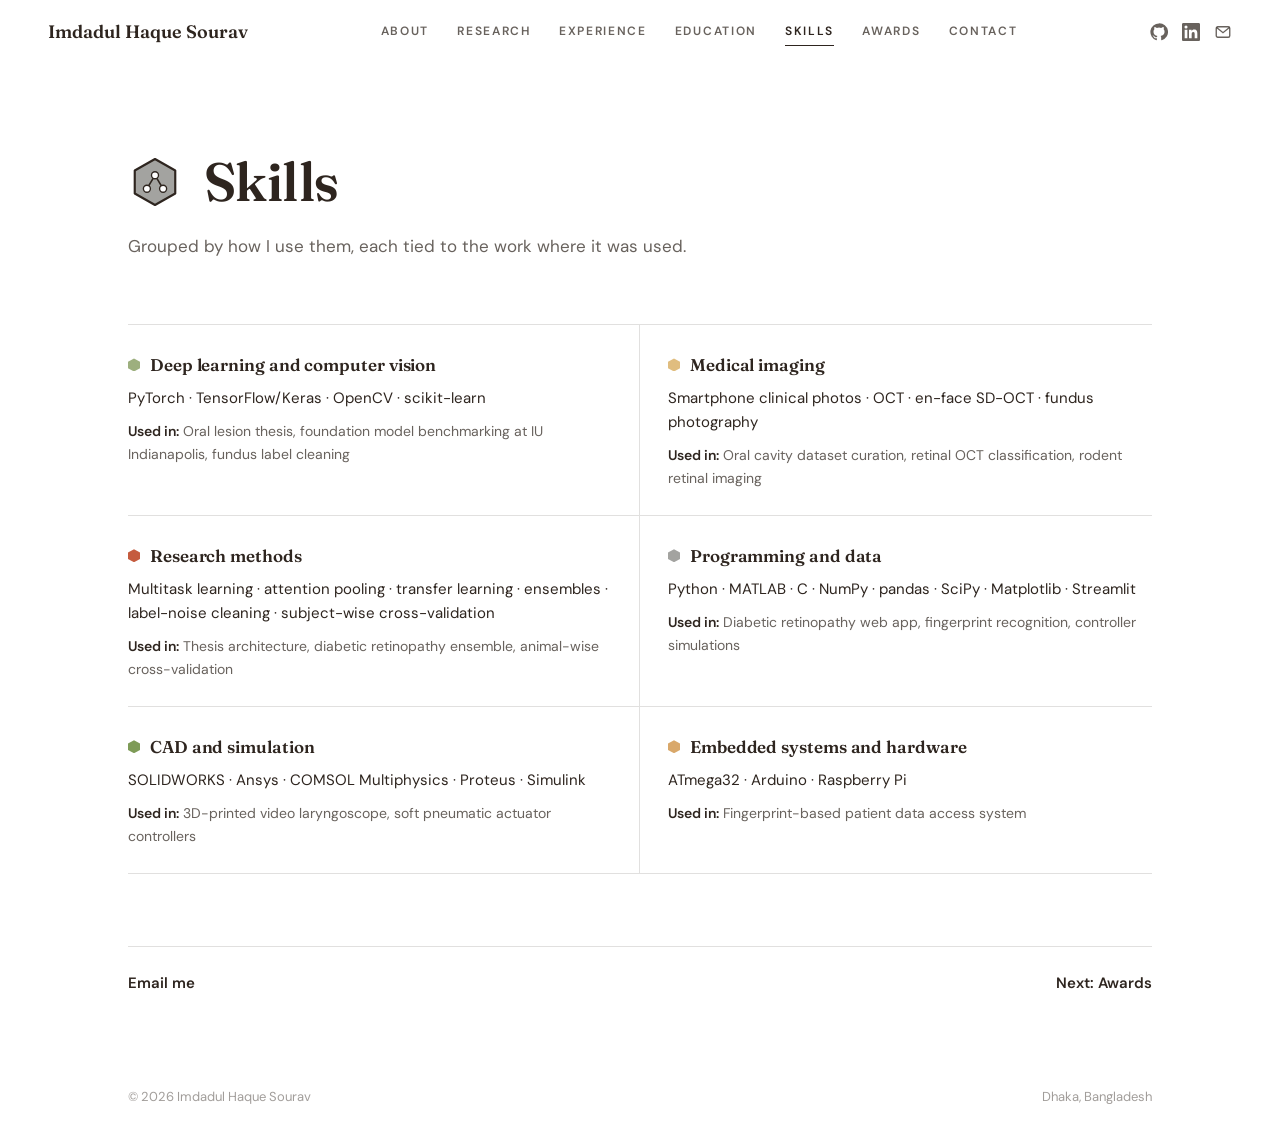
<file: skills/index.html>
<!doctype html>
<html lang="en">
<head>
<meta charset="utf-8">
<meta name="viewport" content="width=device-width, initial-scale=1">
<title>Skills · Imdadul Haque Sourav</title>
<meta name="description" content="Technical skills of Imdadul Haque Sourav in deep learning, medical imaging, programming and hardware.">
<meta name="author" content="Imdadul Haque Sourav">
<meta name="theme-color" content="#ffffff">
<link rel="canonical" href="https://imdadulsourav.github.io/skills/">
<meta property="og:title" content="Skills · Imdadul Haque Sourav">
<meta property="og:description" content="Technical skills of Imdadul Haque Sourav in deep learning, medical imaging, programming and hardware.">
<meta property="og:type" content="website">
<meta property="og:url" content="https://imdadulsourav.github.io/skills/">
<link rel="icon" href="../assets/img/favicon.svg" type="image/svg+xml">
<link rel="preconnect" href="https://fonts.googleapis.com">
<link rel="preconnect" href="https://fonts.gstatic.com" crossorigin>
<link href="https://fonts.googleapis.com/css2?family=Fraunces:opsz,wght@9..144,500;9..144,600&family=DM+Sans:ital,opsz,wght@0,9..40,400;0,9..40,600;0,9..40,700;1,9..40,400&family=Playfair+Display:wght@400;500&display=swap" rel="stylesheet">
<link rel="stylesheet" href="../assets/css/style.css">
</head>
<body class="">
<a class="skip" href="#main">Skip to content</a>
<header class="site-header">
  <a class="brand" href="../">Imdadul Haque Sourav</a>
  <button class="menu-btn" aria-expanded="false" aria-controls="nav">Menu</button>
  <nav class="nav" id="nav" aria-label="Main"><a href="../">About</a><a href="../research/">Research</a><a href="../experience/">Experience</a><a href="../education/">Education</a><a href="../skills/" aria-current="page">Skills</a><a href="../awards/">Awards</a><a href="../contact/">Contact</a></nav>
  <div class="social">
    <a href="https://github.com/sourav042" aria-label="GitHub"><svg viewBox="0 0 24 24" fill="currentColor" aria-hidden="true"><path d="M12 .5a11.5 11.5 0 0 0-3.64 22.41c.58.1.79-.25.79-.56v-2c-3.2.7-3.88-1.37-3.88-1.37-.53-1.34-1.29-1.7-1.29-1.7-1.05-.72.08-.7.08-.7 1.16.08 1.77 1.19 1.77 1.19 1.03 1.77 2.71 1.26 3.37.96.1-.75.4-1.26.73-1.55-2.56-.29-5.25-1.28-5.25-5.69 0-1.26.45-2.29 1.19-3.1-.12-.29-.52-1.46.11-3.05 0 0 .97-.31 3.17 1.18a11 11 0 0 1 5.77 0c2.2-1.49 3.17-1.18 3.17-1.18.63 1.59.23 2.76.11 3.05.74.81 1.19 1.84 1.19 3.1 0 4.42-2.7 5.39-5.27 5.68.41.36.78 1.06.78 2.14v3.17c0 .31.21.67.8.56A11.5 11.5 0 0 0 12 .5Z"/></svg></a>
    <a href="https://www.linkedin.com/in/imdadul-haque-sourav42/" aria-label="LinkedIn"><svg viewBox="0 0 24 24" fill="currentColor" aria-hidden="true"><path d="M20.45 20.45h-3.56v-5.57c0-1.33-.02-3.04-1.85-3.04-1.85 0-2.14 1.45-2.14 2.94v5.67H9.35V9h3.41v1.56h.05c.48-.9 1.64-1.85 3.37-1.85 3.6 0 4.27 2.37 4.27 5.46v6.28ZM5.34 7.43a2.06 2.06 0 1 1 0-4.13 2.06 2.06 0 0 1 0 4.13ZM7.12 20.45H3.56V9h3.56v11.45ZM22.22 0H1.77C.79 0 0 .77 0 1.73v20.54C0 23.23.79 24 1.77 24h20.45c.98 0 1.78-.77 1.78-1.73V1.73C24 .77 23.2 0 22.22 0Z"/></svg></a>
    <a href="mailto:imdadulhaquesourav@gmail.com" aria-label="Email"><svg viewBox="0 0 24 24" fill="none" stroke="currentColor" stroke-width="1.8" aria-hidden="true"><rect x="3" y="5" width="18" height="14" rx="2"/><path d="m3.5 6 8.5 7 8.5-7"/></svg></a>
  </div>
</header>

<main id="main" class="page">
<div class="page-head"><span class="head-hex"><svg viewBox="0 0 40 40" aria-hidden="true"><path d="M20 3 35 11.5v17L20 37 5 28.5v-17Z" fill="#a3a3a0" stroke="#2e251f" stroke-width="1.6" stroke-linejoin="round"/><path d="M14 25 20 15l6 10" fill="none" stroke="#2e251f" stroke-width="1.1"/><circle cx="20" cy="15" r="2.6" fill="#fff" stroke="#2e251f"/><circle cx="14" cy="25" r="2.6" fill="#fff" stroke="#2e251f"/><circle cx="26" cy="25" r="2.6" fill="#fff" stroke="#2e251f"/></svg></span><h1>Skills</h1><p>Grouped by how I use them, each tied to the work where it was used.</p></div>
<div class="skills"><div class="skill" style="--c:#9daf7e"><h3>Deep learning and computer vision</h3><p class="tools">PyTorch · TensorFlow/Keras · OpenCV · scikit-learn</p><p class="evidence"><b>Used in:</b> Oral lesion thesis, foundation model benchmarking at IU Indianapolis, fundus label cleaning</p></div><div class="skill" style="--c:#e0bd7f"><h3>Medical imaging</h3><p class="tools">Smartphone clinical photos · OCT · en-face SD-OCT · fundus photography</p><p class="evidence"><b>Used in:</b> Oral cavity dataset curation, retinal OCT classification, rodent retinal imaging</p></div><div class="skill" style="--c:#c55b3e"><h3>Research methods</h3><p class="tools">Multitask learning · attention pooling · transfer learning · ensembles · label-noise cleaning · subject-wise cross-validation</p><p class="evidence"><b>Used in:</b> Thesis architecture, diabetic retinopathy ensemble, animal-wise cross-validation</p></div><div class="skill" style="--c:#a3a3a0"><h3>Programming and data</h3><p class="tools">Python · MATLAB · C · NumPy · pandas · SciPy · Matplotlib · Streamlit</p><p class="evidence"><b>Used in:</b> Diabetic retinopathy web app, fingerprint recognition, controller simulations</p></div><div class="skill" style="--c:#7e9b57"><h3>CAD and simulation</h3><p class="tools">SOLIDWORKS · Ansys · COMSOL Multiphysics · Proteus · Simulink</p><p class="evidence"><b>Used in:</b> 3D-printed video laryngoscope, soft pneumatic actuator controllers</p></div><div class="skill" style="--c:#d9a86a"><h3>Embedded systems and hardware</h3><p class="tools">ATmega32 · Arduino · Raspberry Pi</p><p class="evidence"><b>Used in:</b> Fingerprint-based patient data access system</p></div></div>
<div class="next"><a href="mailto:imdadulhaquesourav@gmail.com">Email me</a><a href="../awards/">Next: Awards</a></div>
</main>

<footer class="site-footer">
  <span>© 2026 Imdadul Haque Sourav</span>
  <span>Dhaka, Bangladesh</span>
</footer>
<script src="../assets/js/main.js"></script>
</body>
</html>
</file>
<file: assets/css/style.css>
/* Imdadul Haque Sourav — research portfolio */
:root {
  --ink: #2e251f;
  --ink-soft: rgba(46, 37, 31, 0.72);
  --ink-faint: rgba(46, 37, 31, 0.45);
  --paper: #ffffff;
  --mist: #e4ebe8;
  --mist-deep: #d3ddd8;
  --sage: #9daf7e;
  --moss: #6f9150;
  --mustard: #e0bd7f;
  --rust: #c55b3e;
  --stone: #a3a3a0;
  --line: rgba(46, 37, 31, 0.14);
  --chip: #f6f4ef;

  --display: "Fraunces", Georgia, serif;
  --serif: "Playfair Display", Georgia, serif;
  --sans: "DM Sans", system-ui, -apple-system, "Segoe UI", sans-serif;

  --measure: 66ch;
  --gutter: clamp(16px, 4vw, 48px);
}

*, *::before, *::after { box-sizing: border-box; }
html { -webkit-text-size-adjust: 100%; scroll-behavior: smooth; }
body {
  margin: 0;
  background: var(--paper);
  color: var(--ink);
  font-family: var(--sans);
  font-size: 17px;
  line-height: 1.6;
  -webkit-font-smoothing: antialiased;
  overflow-x: hidden;
}
img { max-width: 100%; display: block; }
a { color: inherit; }
:focus-visible { outline: 2px solid var(--moss); outline-offset: 3px; border-radius: 2px; }

.skip { position: absolute; left: -9999px; top: 8px; background: var(--ink); color: #fff; padding: 8px 14px; z-index: 50; }
.skip:focus { left: 8px; }

/* ---------- header ---------- */
.site-header {
  position: sticky; top: 0; z-index: 20;
  display: flex; align-items: center; justify-content: space-between; gap: 16px;
  padding: 18px var(--gutter);
  background: rgba(255, 255, 255, 0.92);
  backdrop-filter: blur(6px);
}
.home .site-header { position: absolute; left: 0; right: 0; }
.brand { font-family: var(--display); font-weight: 600; font-size: 18px; letter-spacing: 0; text-decoration: none; white-space: nowrap; }
.home .brand { display: none; }
.home .nav { margin-right: auto; }
.nav { display: flex; gap: clamp(14px, 2.2vw, 30px); }
.nav a {
  font-size: 12px; font-weight: 600; letter-spacing: 0.14em; text-transform: uppercase;
  color: var(--ink-soft); text-decoration: none; padding: 4px 0; border-bottom: 1px solid transparent;
}
.nav a:hover { color: var(--ink); }
.nav a[aria-current="page"] { color: var(--ink); border-bottom-color: var(--ink); }
.social { display: flex; gap: 14px; align-items: center; }
.social a { color: var(--ink-soft); display: inline-flex; }
.social a:hover { color: var(--ink); }
.social svg { width: 18px; height: 18px; }
.menu-btn { display: none; background: none; border: 1px solid var(--line); border-radius: 999px; padding: 6px 14px; font: 600 12px var(--sans); letter-spacing: 0.12em; text-transform: uppercase; color: var(--ink); cursor: pointer; }

@media (max-width: 900px) {
  .menu-btn { display: inline-block; }
  .nav {
    position: absolute; top: 100%; left: 0; right: 0;
    flex-direction: column; gap: 0; padding: 8px var(--gutter) 18px;
    background: #fff; border-bottom: 1px solid var(--line);
    display: none;
  }
  .nav.open { display: flex; }
  .nav a { padding: 12px 0; font-size: 13px; }

}

/* ---------- home hero ---------- */
.hero {
  display: grid;
  grid-template-columns: minmax(0, 5fr) minmax(0, 7fr);
  align-items: center;
  gap: clamp(24px, 4vw, 64px);
  max-width: 1280px; margin: 0 auto;
  padding: clamp(110px, 14vh, 150px) var(--gutter) clamp(40px, 6vh, 64px);
}
.hero-title {
  font-family: var(--display); font-weight: 600;
  font-size: clamp(38px, 4.6vw, 66px); line-height: 1.05; letter-spacing: -0.015em;
  margin: 0; text-wrap: balance;
}
.hero-sub { margin: 22px 0 0; color: var(--ink-soft); font-size: 17px; max-width: 46ch; }
.hero-links { display: flex; flex-wrap: wrap; gap: 8px 28px; margin-top: 30px; }
.hero-links a {
  font-size: 15px; font-weight: 600; text-decoration: none; padding: 4px 0;
  border-bottom: 2px solid var(--sage);
}
.hero-links a:hover { border-bottom-color: var(--ink); }

.diagram { min-width: 0; }
.stage { width: 100%; aspect-ratio: 760 / 375; }
.stage svg { width: 100%; height: 100%; display: block; overflow: visible; }
.stage text { font-family: var(--sans); fill: var(--ink-soft); }
.diagram-cap { font-size: 13px; color: var(--ink-faint); margin-top: 10px; max-width: 52ch; }

.highlights {
  max-width: 1280px; margin: 0 auto; padding: 28px var(--gutter) 8px;
  display: grid; grid-template-columns: repeat(3, minmax(0, 1fr)); gap: 24px clamp(20px, 4vw, 56px);
}
.hl { margin: 0; display: flex; gap: 14px; align-items: flex-start; font-size: 14.5px; line-height: 1.55; color: var(--ink-soft); padding-top: 22px; border-top: 1px solid var(--line); }
.hl strong { color: var(--ink); font-weight: 700; }
.hl svg { width: 26px; height: 26px; flex: none; }

/* intro choreography: the image assembles, then the text arrives */
.js .hero .reveal { opacity: 0; transform: translateY(8px); transition: opacity .9s ease, transform .9s ease; }
.js .hero.ready .reveal { opacity: 1; transform: none; }
.js .hero.ready .reveal.d1 { transition-delay: .1s; }
.js .hero.ready .reveal.d2 { transition-delay: .35s; }
.js .hero.ready .reveal.d3 { transition-delay: .6s; }
.js .hero.ready .reveal.d4 { transition-delay: 1.4s; }
.tile { transition: opacity .5s ease; }
.js .tile { opacity: 0; }
.js .ready .tile { opacity: 1; }
.net { transition: opacity 1s ease .9s; }
.js .net { opacity: 0; }
.js .ready .net { opacity: 1; }

@media (max-width: 960px) {
  .hero { grid-template-columns: 1fr; padding-top: 100px; }
  .highlights { grid-template-columns: 1fr; gap: 0; }
}

/* ---------- page shell ---------- */
main.page { padding: clamp(36px, 7vw, 88px) var(--gutter) 64px; max-width: 1120px; margin: 0 auto; }
.page-head { display: grid; grid-template-columns: auto 1fr; gap: 22px; align-items: center; margin-bottom: clamp(36px, 6vw, 64px); }
.page-head h1 {
  font-family: var(--display); font-weight: 600; letter-spacing: -0.01em;
  font-size: clamp(30px, 5vw, 54px); line-height: 1.08; margin: 0;
}
.page-head p { grid-column: 1 / -1; margin: 0; max-width: var(--measure); color: var(--ink-soft); }
.head-hex { width: 54px; height: 54px; }

h2.section { font-family: var(--display); font-weight: 600; font-size: 26px; letter-spacing: -0.005em; margin: 64px 0 22px; }
h3 { font-family: var(--display); font-weight: 600; letter-spacing: -0.005em; }

.prose { max-width: var(--measure); }
.prose p { margin: 0 0 1.1em; }
.prose a { text-decoration-color: var(--sage); text-underline-offset: 3px; text-decoration-thickness: 2px; }
.prose a:hover { text-decoration-color: var(--ink); }
.where a, .facts-list dd a { text-decoration-color: var(--sage); text-underline-offset: 3px; text-decoration-thickness: 2px; }
.where a:hover, .facts-list dd a:hover { text-decoration-color: var(--ink); }

/* ---------- about (home) ---------- */
.about { display: grid; grid-template-columns: minmax(0, 1.5fr) minmax(0, 1fr); gap: clamp(32px, 6vw, 80px); align-items: start; }
.about .prose p:first-child { font-family: var(--serif); font-size: clamp(20px, 2.1vw, 24px); line-height: 1.5; }
.portrait-wrap { position: relative; max-width: 320px; justify-self: center; width: 100%; }
.portrait {
  width: 100%; height: auto; aspect-ratio: 1; object-fit: cover; object-position: 50% 22%;
  border-radius: 50%;
  background: var(--mist);
  box-shadow: 0 0 0 6px var(--paper), 0 0 0 7px var(--mist-deep);
}
.portrait-mono { display: grid; place-items: center; font-family: var(--display); font-size: 64px; color: var(--moss); }
.portrait-cap { font-size: 13px; color: var(--ink-faint); margin-top: 10px; text-align: center; }
.cta-row { display: flex; flex-wrap: wrap; gap: 12px; margin: 28px 0 0; }
.btn {
  display: inline-block; padding: 12px 22px; border-radius: 4px; text-decoration: none;
  font-size: 12px; font-weight: 600; letter-spacing: 0.14em; text-transform: uppercase;
  border: 1px solid var(--ink); transition: background .2s, color .2s;
}
.btn-solid { background: var(--ink); color: #fff; }
.btn-solid:hover { background: var(--moss); border-color: var(--moss); }
.btn-ghost:hover { background: var(--chip); }

.interests { list-style: none; padding: 0; margin: 28px 0 0; display: flex; flex-wrap: wrap; gap: 10px; }
.interests li { display: inline-flex; align-items: center; gap: 8px; font-size: 14px; padding: 6px 14px 6px 10px; border: 1px solid var(--line); border-radius: 999px; }
.interests li::before { content: ""; width: 10px; height: 11px; clip-path: polygon(50% 0, 100% 25%, 100% 75%, 50% 100%, 0 75%, 0 25%); background: var(--c, var(--sage)); }

@media (max-width: 760px) {
  .about { grid-template-columns: 1fr; }
  .portrait-wrap { order: -1; max-width: 240px; }
}

/* ---------- featured project ---------- */
.feature { border: 1px solid var(--line); border-radius: 6px; padding: clamp(22px, 4vw, 44px); background: linear-gradient(var(--paper), var(--paper)) padding-box; }
.meta { display: flex; flex-wrap: wrap; gap: 8px 18px; font-size: 13px; color: var(--ink-faint); margin: 0 0 10px; }
.tag { display: inline-flex; align-items: center; gap: 7px; color: var(--ink); font-weight: 600; }
.tag::before { content: ""; width: 9px; height: 10px; clip-path: polygon(50% 0, 100% 25%, 100% 75%, 50% 100%, 0 75%, 0 25%); background: var(--c, var(--sage)); }
.feature h3 { font-size: clamp(22px, 2.6vw, 30px); line-height: 1.25; margin: 0 0 14px; max-width: 30ch; }
.feature .prose { margin-top: 12px; }
.status { display: inline-block; font-size: 12px; font-weight: 600; padding: 3px 10px; border-radius: 999px; background: var(--mist); color: var(--ink); }

.pipeline { list-style: none; padding: 0; margin: 30px 0 0; display: grid; grid-template-columns: repeat(4, minmax(0, 1fr)); gap: 0; counter-reset: step; }
.pipeline li { position: relative; padding: 18px 18px 4px 0; border-top: 2px solid var(--mist-deep); counter-increment: step; }
.pipeline li::before { content: counter(step, decimal-leading-zero); position: absolute; top: -13px; left: 0; background: #fff; padding-right: 8px; font-family: var(--display); font-weight: 600; font-size: 15px; color: var(--moss); }
.pipeline b { display: block; font-size: 15px; margin-bottom: 4px; }
.pipeline span { font-size: 14px; color: var(--ink-soft); line-height: 1.5; display: block; }
@media (max-width: 760px) { .pipeline { grid-template-columns: 1fr 1fr; row-gap: 22px; } }

.links { display: flex; flex-wrap: wrap; gap: 10px; margin-top: 22px; }
.links a { font-size: 13px; font-weight: 600; text-decoration: none; padding: 7px 14px; border-radius: 4px; border: 1px solid var(--line); background: var(--chip); }
.links a:hover { border-color: var(--ink); background: #fff; }
.links a::after { content: " ↗"; color: var(--ink-faint); }

/* ---------- slide viewer ---------- */
.deck { position: relative; margin-top: 26px; outline: none; }
.deck:focus-visible .deck-frame { box-shadow: 0 0 0 2px var(--moss); }
.deck-frame {
  position: relative; aspect-ratio: 16 / 9; overflow: hidden; cursor: pointer;
  border-radius: 6px; border: 1px solid var(--line); background: var(--chip);
}
.deck-img { width: 100%; height: 100%; object-fit: contain; display: block; transition: opacity .25s ease; }
.deck-img.loading { opacity: .35; }
.deck-bar { display: flex; align-items: center; gap: 6px; margin-top: 10px; }
.deck-btn {
  width: 34px; height: 34px; flex: none; display: inline-grid; place-items: center;
  border: 1px solid var(--line); border-radius: 50%; background: var(--paper); color: var(--ink); cursor: pointer;
  transition: border-color .2s, background .2s;
}
.deck-btn:hover { border-color: var(--ink); background: var(--chip); }
.deck-btn:disabled { opacity: .35; cursor: default; border-color: var(--line); background: var(--paper); }
.deck-btn svg { width: 16px; height: 16px; }
.deck-count { font-size: 13px; font-weight: 600; color: var(--ink-soft); min-width: 52px; text-align: center; font-variant-numeric: tabular-nums; }
.deck-progress { flex: 1; height: 2px; background: var(--mist-deep); border-radius: 2px; overflow: hidden; margin: 0 8px; }
.deck-progress i { display: block; height: 100%; background: var(--moss); transition: width .25s ease; }
.deck:fullscreen { background: #111; display: flex; flex-direction: column; justify-content: center; padding: 24px; margin: 0; }
.deck:fullscreen .deck-frame { border: none; background: #111; flex: 1; aspect-ratio: auto; cursor: default; }
.deck:fullscreen .deck-bar { justify-content: center; }
.deck:fullscreen .deck-btn { background: #222; color: #fff; border-color: #444; }
.deck:fullscreen .deck-count { color: #ddd; }
.deck:fullscreen .deck-progress { max-width: 480px; background: #333; }

.rows { display: grid; gap: 0; border-top: 1px solid var(--line); }
.project-row {
  display: grid; grid-template-columns: minmax(0, 5fr) minmax(0, 7fr); gap: clamp(24px, 4vw, 48px);
  align-items: start; padding: 36px 0; border-bottom: 1px solid var(--line);
}
.project-row h3 { font-size: 20px; line-height: 1.3; margin: 0 0 12px; }
.project-row p { margin: 0; font-size: 15.5px; color: var(--ink-soft); }
.project-row .meta { margin-bottom: 10px; color: var(--ink-faint); }
.project-row .deck { margin-top: 0; }
@media (max-width: 860px) { .project-row { grid-template-columns: 1fr; } }

/* ---------- project list ---------- */
.projects { display: grid; grid-template-columns: repeat(2, minmax(0, 1fr)); gap: 0; border-top: 1px solid var(--line); }
.project { padding: 28px 28px 30px 0; border-bottom: 1px solid var(--line); }
.project:nth-child(odd) { border-right: 1px solid var(--line); }
.project:nth-child(even) { padding-left: 28px; padding-right: 0; }
.projects.single { grid-template-columns: 1fr; }
.projects.single .project { border-right: none; padding-right: 0; max-width: var(--measure); }
.project h3 { font-size: 19px; line-height: 1.3; margin: 0 0 10px; }
.project p { margin: 0; font-size: 15px; color: var(--ink-soft); }
.project .links { margin-top: 16px; }
@media (max-width: 760px) {
  .projects { grid-template-columns: 1fr; }
  .project, .project:nth-child(even) { padding: 24px 0; border-right: none; }
}

/* ---------- timeline (experience / education / awards) ---------- */
.timeline { list-style: none; margin: 0; padding: 0; position: relative; }
.timeline::before { content: ""; position: absolute; left: 7px; top: 8px; bottom: 8px; width: 2px; background: var(--mist-deep); }
.timeline > li { position: relative; padding: 0 0 44px 44px; }
.timeline > li::before {
  content: ""; position: absolute; left: 0; top: 6px; width: 16px; height: 18px;
  clip-path: polygon(50% 0, 100% 25%, 100% 75%, 50% 100%, 0 75%, 0 25%);
  background: var(--c, var(--sage));
}
.timeline .when { font-size: 13px; font-weight: 600; color: var(--ink-faint); margin: 0 0 4px; }
.timeline h3 { font-size: 20px; margin: 0 0 4px; line-height: 1.3; }
.timeline .where { margin: 0 0 12px; color: var(--ink-soft); font-size: 15px; }
.timeline ul.points { margin: 0; padding-left: 18px; max-width: var(--measure); }
.timeline ul.points li { margin-bottom: 6px; font-size: 15.5px; }
.timeline p.body { margin: 0; max-width: var(--measure); font-size: 15.5px; }

/* ---------- skills ---------- */
.skills { display: grid; grid-template-columns: repeat(2, minmax(0, 1fr)); gap: 0; border-top: 1px solid var(--line); }
.skill { padding: 26px 28px 26px 0; border-bottom: 1px solid var(--line); }
.skill:nth-child(odd) { border-right: 1px solid var(--line); }
.skill:nth-child(even) { padding-left: 28px; padding-right: 0; }
.skill h3 { font-size: 17px; margin: 0 0 8px; display: flex; gap: 10px; align-items: center; }
.skill h3::before { content: ""; width: 12px; height: 13px; flex: none; clip-path: polygon(50% 0, 100% 25%, 100% 75%, 50% 100%, 0 75%, 0 25%); background: var(--c, var(--sage)); }
.skill .tools { margin: 0 0 10px; font-size: 15px; }
.skill .evidence { margin: 0; font-size: 14px; color: var(--ink-soft); }
.skill .evidence b { color: var(--ink); font-weight: 600; }
@media (max-width: 760px) {
  .skills { grid-template-columns: 1fr; }
  .skill, .skill:nth-child(even) { padding: 22px 0; border-right: none; }
}

/* ---------- contact ---------- */
.contact-grid { display: grid; grid-template-columns: minmax(0, 1.3fr) minmax(0, 1fr); gap: clamp(28px, 6vw, 72px); }
.mail { font-family: var(--serif); font-size: clamp(20px, 3vw, 30px); word-break: break-word; text-decoration-color: var(--sage); text-underline-offset: 6px; text-decoration-thickness: 2px; }
.mail:hover { text-decoration-color: var(--ink); }
dl.facts-list { margin: 0; display: grid; grid-template-columns: auto 1fr; gap: 14px 24px; font-size: 15px; }
dl.facts-list dt { color: var(--ink-faint); }
dl.facts-list dd { margin: 0; }
@media (max-width: 760px) { .contact-grid { grid-template-columns: 1fr; } }

/* ---------- next / footer ---------- */
.next { margin-top: 72px; padding-top: 24px; border-top: 1px solid var(--line); display: flex; justify-content: space-between; flex-wrap: wrap; gap: 12px; font-size: 15px; }
.next a { text-decoration: none; font-weight: 600; }
.next a:hover { text-decoration: underline; text-underline-offset: 4px; }
.site-footer { padding: 28px var(--gutter) 36px; font-size: 13px; color: var(--ink-faint); display: flex; justify-content: space-between; flex-wrap: wrap; gap: 10px; max-width: 1120px; margin: 0 auto; }

@media (prefers-reduced-motion: reduce) {
  html { scroll-behavior: auto; }
  .js .hero .reveal, .js .tile, .js .net { opacity: 1 !important; transform: none !important; transition: none !important; }
}
</file>
